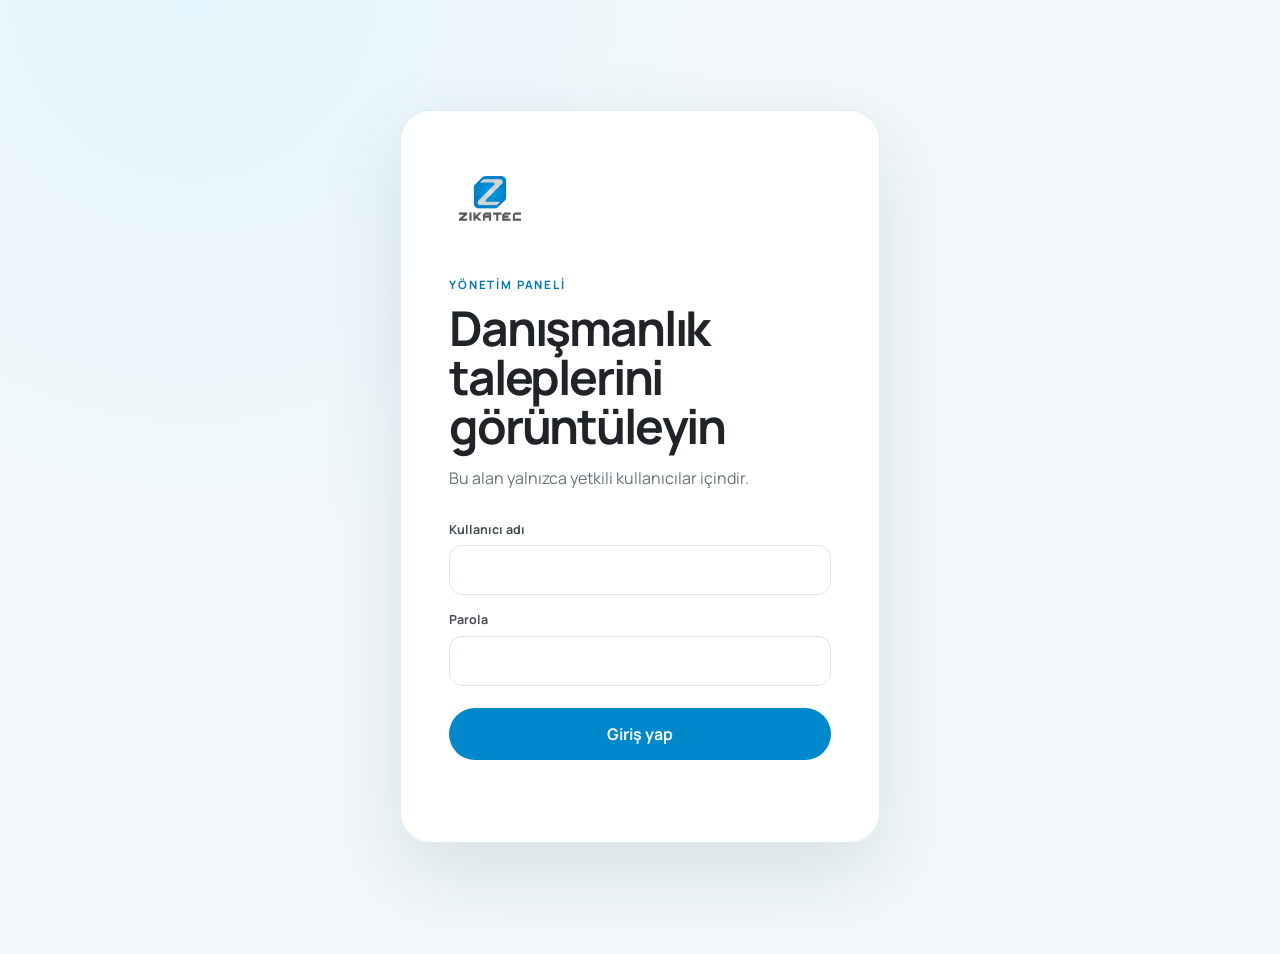
<file: consultationManagement/index.html>
<!doctype html>
<html lang="tr">
  <head>
    <meta charset="UTF-8" />
    <meta name="viewport" content="width=device-width, initial-scale=1.0" />
    <meta name="robots" content="noindex, nofollow, noarchive" />
    <meta name="googlebot" content="noindex, nofollow, noarchive" />
    <meta name="referrer" content="same-origin" />
    <title>Zikatec | Talep Yönetimi</title>
    <link rel="icon" href="/assets/images/zikatec-logo.png" type="image/png" />
    <link rel="stylesheet" href="/consultationManagement/admin.css" />
  </head>
  <body>
    <main class="admin-shell">
      <section class="login-card" data-login-view>
        <a class="brand" href="/" aria-label="Zikatec ana sayfa">
          <img src="/assets/images/zikatec-logo.png" alt="Zikatec" />
        </a>
        <p class="eyebrow">YÖNETİM PANELİ</p>
        <h1>Danışmanlık taleplerini görüntüleyin</h1>
        <p class="login-card__copy">Bu alan yalnızca yetkili kullanıcılar içindir.</p>

        <div class="server-warning" data-server-warning hidden>
          Bu panel doğrudan dosya olarak açılamaz. Yayınlanmış web sitesindeki <code>/consultationManagement/</code> adresini açın.
        </div>

        <form class="login-form" data-login-form>
          <label>
            <span>Kullanıcı adı</span>
            <input name="username" autocomplete="username" required />
          </label>
          <label>
            <span>Parola</span>
            <input type="password" name="password" autocomplete="current-password" required />
          </label>
          <button type="submit">Giriş yap</button>
          <p class="form-message" role="status" aria-live="polite" data-login-message></p>
        </form>
      </section>

      <section class="dashboard" data-dashboard hidden>
        <header class="dashboard-header">
          <div class="dashboard-brand">
            <img src="/assets/images/zikatec-logo.png" alt="" />
            <div>
              <p class="eyebrow">ZIKATEC TÜRKİYE</p>
              <h1>Danışmanlık talepleri</h1>
            </div>
          </div>
          <div class="dashboard-header__actions">
            <span data-admin-name></span>
            <a href="/">Siteye dön</a>
            <button type="button" class="button-secondary" data-logout>Çıkış yap</button>
          </div>
        </header>

        <div class="stats" aria-label="Talep özeti">
          <article><span>Toplam talep</span><strong data-stat-total>0</strong></article>
          <article><span>Yeni</span><strong data-stat-new>0</strong></article>
          <article><span>İletişime geçildi</span><strong data-stat-contacted>0</strong></article>
        </div>

        <div class="toolbar">
          <label class="search-field">
            <span class="sr-only">Taleplerde ara</span>
            <input type="search" placeholder="Ad, telefon, şehir veya mesajda ara..." data-search />
          </label>
          <label class="filter-field">
            <span>Durum</span>
            <select data-status-filter>
              <option value="all">Tümü</option>
              <option value="new">Yeni</option>
              <option value="contacted">İletişime geçildi</option>
              <option value="closed">Kapatıldı</option>
            </select>
          </label>
          <button type="button" class="button-secondary" data-refresh>Yenile</button>
        </div>

        <p class="dashboard-message" role="status" aria-live="polite" data-dashboard-message></p>

        <div class="table-wrap">
          <table>
            <thead>
              <tr>
                <th>Tarih</th>
                <th>Ad soyad</th>
                <th>Telefon</th>
                <th>Şehir / sektör</th>
                <th>Alan</th>
                <th>Durum</th>
                <th><span class="sr-only">Detay</span></th>
              </tr>
            </thead>
            <tbody data-request-list></tbody>
          </table>
          <div class="empty-state" data-empty-state hidden>
            <strong>Gösterilecek talep bulunamadı.</strong>
            <span>Yeni talepler geldiğinde burada listelenecek.</span>
          </div>
        </div>
      </section>
    </main>

    <dialog class="request-dialog" data-request-dialog>
      <button type="button" class="dialog-close" data-dialog-close aria-label="Pencereyi kapat">×</button>
      <p class="eyebrow">TALEP DETAYI</p>
      <h2 data-detail-name></h2>
      <div class="detail-grid" data-detail-grid></div>
      <div class="detail-message">
        <span>Alan ve ihtiyaç</span>
        <p data-detail-message></p>
      </div>
    </dialog>

    <script src="/consultationManagement/admin.js" defer></script>
  </body>
</html>
</file>
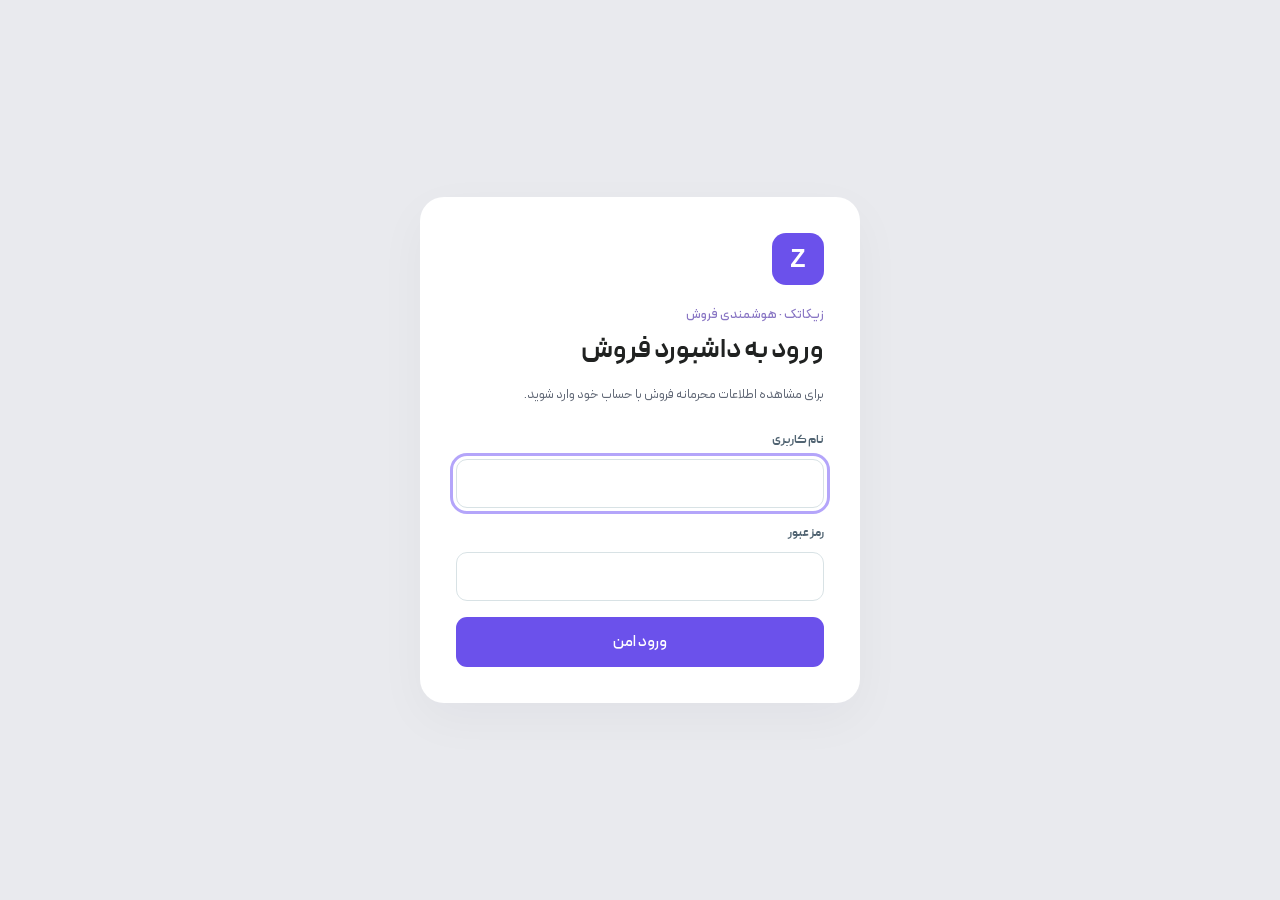
<file: systemManagement/index.html>
<!doctype html>
<html lang="fa" dir="rtl">
  <head>
    <meta charset="UTF-8" />
    <meta name="viewport" content="width=device-width, initial-scale=1.0" />
    <meta name="theme-color" content="#0b1f33" />
    <meta name="description" content="داشبورد مدیریتی فروش و CRM زیکاتک" />
    <meta name="robots" content="noindex,nofollow,noarchive" />
    <title>داشبورد فروش زیکاتک</title>
    <script type="module" crossorigin src="/systemManagement/assets/index-DxFQU1lj.js"></script>
    <link rel="stylesheet" crossorigin href="/systemManagement/assets/index-M1-B-Fvc.css">
  </head>
  <body>
    <div id="root"></div>
  </body>
</html>
</file>
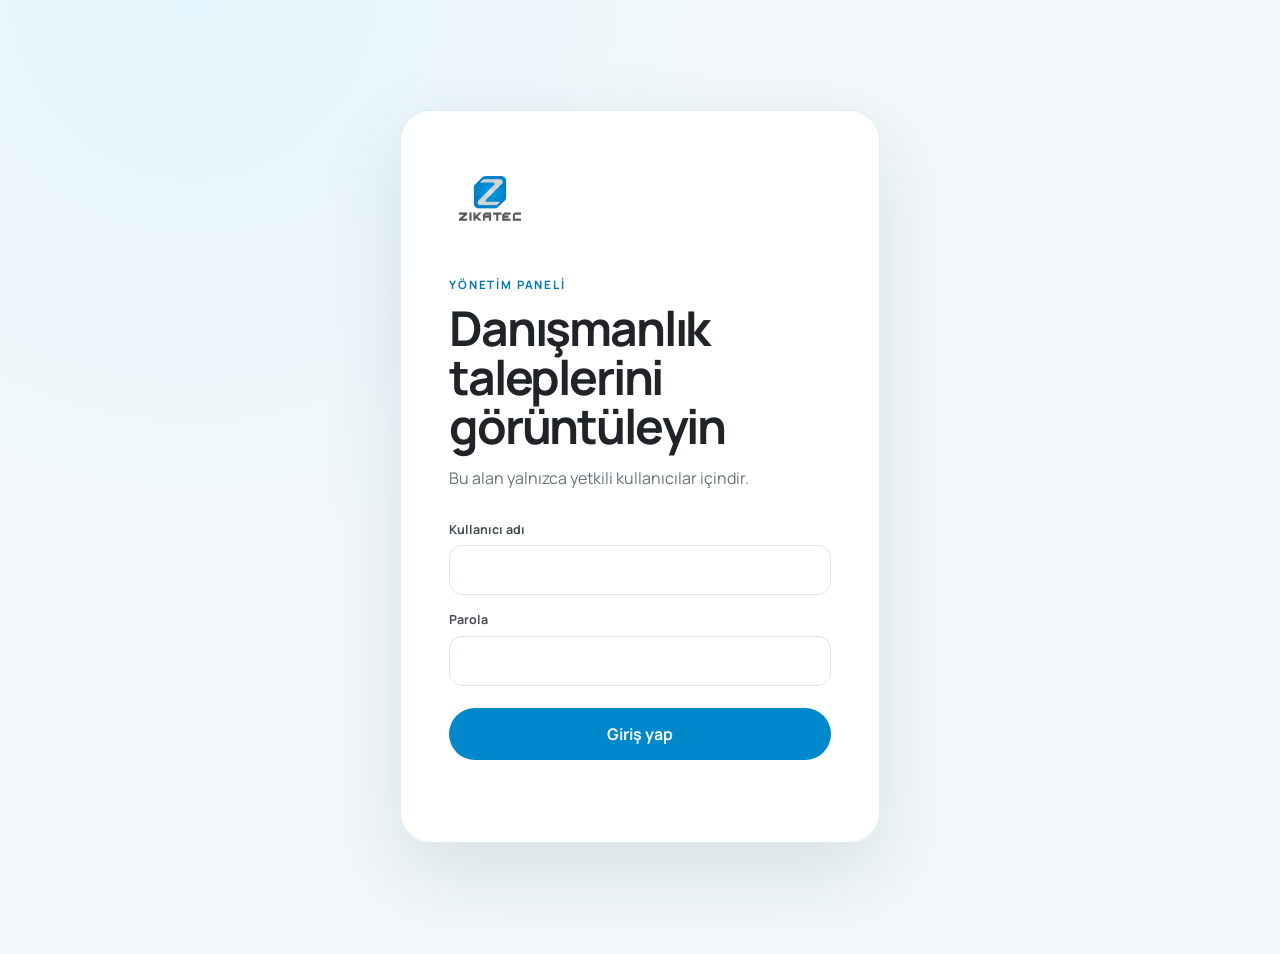
<file: admin.html>
<!doctype html>
<html lang="tr">
  <head>
    <meta charset="UTF-8" />
    <meta name="viewport" content="width=device-width, initial-scale=1.0" />
    <meta name="robots" content="noindex, nofollow, noarchive" />
    <meta http-equiv="refresh" content="0; url=/consultationManagement/" />
    <link rel="canonical" href="https://zikatec.net/consultationManagement/" />
    <title>Zikatec | Talep Yönetimi</title>
    <script>location.replace("/consultationManagement/" + location.search + location.hash);</script>
  </head>
  <body>
    <p><a href="/consultationManagement/">Yönetim paneline gidin</a></p>
  </body>
</html>
</file>
<file: consultationManagement/admin.css>
@font-face {
  font-family: "Manrope";
  src: url("/assets/fonts/Manrope-Regular.ttf") format("truetype");
  font-style: normal;
  font-weight: 400;
  font-display: swap;
}

@font-face {
  font-family: "Manrope";
  src: url("/assets/fonts/Manrope-SemiBold.ttf") format("truetype");
  font-style: normal;
  font-weight: 600;
  font-display: swap;
}

@font-face {
  font-family: "Manrope";
  src: url("/assets/fonts/Manrope-Bold.ttf") format("truetype");
  font-style: normal;
  font-weight: 700 800;
  font-display: swap;
}

:root {
  --blue: #0087cc;
  --blue-dark: #0076b7;
  --ink: #202328;
  --muted: #66727b;
  --line: #dce5e9;
  --canvas: #f3f8fa;
  --white: #fff;
  font-family: "Manrope", Arial, sans-serif;
  color: var(--ink);
  background: var(--canvas);
}

* { box-sizing: border-box; }
body { min-width: 320px; margin: 0; background: radial-gradient(circle at 15% 0%, #e3f5fc, transparent 34rem), var(--canvas); }
button, input, select { font: inherit; }
button, a { -webkit-tap-highlight-color: transparent; }
[hidden] { display: none !important; }
.sr-only { position: absolute; width: 1px; height: 1px; padding: 0; overflow: hidden; clip: rect(0, 0, 0, 0); white-space: nowrap; border: 0; }
.admin-shell { min-height: 100vh; padding: clamp(1rem, 3vw, 2.5rem); }
.eyebrow { margin: 0; color: var(--blue-dark); font-size: .72rem; font-weight: 800; letter-spacing: .16em; }

.login-card {
  width: min(100%, 480px);
  margin: clamp(2rem, 8vh, 6rem) auto;
  padding: clamp(1.5rem, 5vw, 3rem);
  border: 1px solid rgba(0, 118, 183, .13);
  border-radius: 30px;
  background: rgba(255, 255, 255, .95);
  box-shadow: 0 30px 80px rgba(31, 69, 88, .13);
}
.brand { display: inline-flex; margin-bottom: 2.25rem; }
.brand img { width: 130px; height: 82px; object-fit: contain; object-position: left center; }
.login-card h1 { margin: .75rem 0 1rem; font-size: clamp(2rem, 6vw, 3rem); line-height: 1.02; letter-spacing: -.045em; }
.login-card__copy { margin: 0 0 2rem; color: var(--muted); }
.login-form { display: grid; gap: 1rem; }
.login-form label { display: grid; gap: .45rem; color: #454c51; font-size: .78rem; font-weight: 700; }
.login-form input, .toolbar input, .toolbar select {
  width: 100%; min-height: 50px; padding: 0 .95rem; border: 1px solid var(--line); border-radius: 13px; color: var(--ink); background: var(--white); outline: none;
}
.login-form input:focus, .toolbar input:focus, .toolbar select:focus { border-color: var(--blue); box-shadow: 0 0 0 3px rgba(0, 135, 204, .12); }
.login-form button { min-height: 52px; margin-top: .4rem; border: 0; border-radius: 999px; color: #fff; background: var(--blue); font-weight: 800; cursor: pointer; }
.login-form button:disabled { opacity: .6; cursor: wait; }
.form-message { min-height: 1.4em; margin: 0; color: #b63838; font-size: .82rem; }
.server-warning { margin: 0 0 1.25rem; padding: 1rem; border: 1px solid #efc56f; border-radius: 13px; color: #664817; background: #fff7e8; font-size: .82rem; line-height: 1.65; }

.dashboard { width: min(100%, 1440px); margin: 0 auto; }
.dashboard-header { display: flex; align-items: center; justify-content: space-between; gap: 2rem; margin-bottom: 2rem; }
.dashboard-brand { display: flex; align-items: center; gap: 1rem; }
.dashboard-brand img { width: 78px; height: 58px; object-fit: contain; }
.dashboard-brand h1 { margin: .3rem 0 0; font-size: clamp(1.6rem, 3vw, 2.45rem); letter-spacing: -.04em; }
.dashboard-header__actions { display: flex; align-items: center; gap: .8rem; color: var(--muted); font-size: .82rem; font-weight: 700; }
.dashboard-header__actions a { color: var(--blue-dark); text-decoration: none; }
.button-secondary { min-height: 42px; padding: 0 1rem; border: 1px solid var(--line); border-radius: 999px; color: var(--ink); background: var(--white); font-weight: 750; cursor: pointer; }

.stats { display: grid; grid-template-columns: repeat(3, 1fr); gap: 1rem; margin-bottom: 1rem; }
.stats article { padding: 1.2rem 1.35rem; border: 1px solid var(--line); border-radius: 20px; background: rgba(255, 255, 255, .88); }
.stats span { display: block; color: var(--muted); font-size: .76rem; font-weight: 700; }
.stats strong { display: block; margin-top: .35rem; color: var(--blue-dark); font-size: 2rem; }
.toolbar { display: grid; grid-template-columns: minmax(240px, 1fr) auto auto; align-items: end; gap: .75rem; margin-bottom: 1rem; padding: 1rem; border: 1px solid var(--line); border-radius: 20px; background: rgba(255, 255, 255, .82); }
.filter-field { display: grid; gap: .3rem; color: var(--muted); font-size: .7rem; font-weight: 700; }
.filter-field select { min-width: 190px; }
.dashboard-message { min-height: 1.2rem; margin: 0 0 .7rem; color: var(--muted); font-size: .78rem; }
.table-wrap { overflow: hidden; border: 1px solid var(--line); border-radius: 24px; background: var(--white); box-shadow: 0 22px 60px rgba(31, 69, 88, .08); }
table { width: 100%; border-collapse: collapse; }
th { padding: .9rem 1rem; color: var(--muted); background: #f7fafb; font-size: .68rem; letter-spacing: .04em; text-align: left; text-transform: uppercase; }
td { padding: 1rem; border-top: 1px solid #edf1f3; font-size: .8rem; vertical-align: middle; }
td strong { display: block; max-width: 220px; }
td small { display: block; margin-top: .25rem; color: var(--muted); }
td a { color: var(--blue-dark); font-weight: 700; text-decoration: none; white-space: nowrap; }
.status-select { min-height: 38px; padding: 0 .65rem; border: 1px solid var(--line); border-radius: 10px; color: var(--ink); background: #fff; font-size: .74rem; }
.detail-button { border: 0; color: var(--blue-dark); background: transparent; font-weight: 800; cursor: pointer; }
.empty-state { display: grid; justify-items: center; gap: .45rem; padding: 4rem 1rem; color: var(--muted); text-align: center; }
.empty-state strong { color: var(--ink); }

.request-dialog { width: min(92vw, 660px); max-height: 86vh; padding: clamp(1.4rem, 4vw, 2.5rem); border: 0; border-radius: 26px; color: var(--ink); box-shadow: 0 35px 100px rgba(14, 38, 50, .28); }
.request-dialog::backdrop { background: rgba(18, 35, 43, .58); backdrop-filter: blur(5px); }
.request-dialog h2 { margin: .6rem 0 1.5rem; font-size: 2rem; }
.dialog-close { position: absolute; top: 1rem; right: 1rem; width: 38px; height: 38px; border: 1px solid var(--line); border-radius: 50%; background: #fff; font-size: 1.5rem; cursor: pointer; }
.detail-grid { display: grid; grid-template-columns: repeat(2, 1fr); gap: 1rem; }
.detail-grid div, .detail-message { padding: 1rem; border-radius: 15px; background: #f4f8fa; }
.detail-grid span, .detail-message span { display: block; margin-bottom: .35rem; color: var(--muted); font-size: .68rem; font-weight: 700; text-transform: uppercase; }
.detail-grid strong { font-size: .88rem; }
.detail-message { margin-top: 1rem; }
.detail-message p { margin: .35rem 0 0; line-height: 1.65; white-space: pre-wrap; }

@media (max-width: 850px) {
  .dashboard-header { align-items: flex-start; flex-direction: column; }
  .dashboard-header__actions { flex-wrap: wrap; }
  .toolbar { grid-template-columns: 1fr 1fr; }
  .search-field { grid-column: 1 / -1; }
  .table-wrap { overflow-x: auto; }
  table { min-width: 850px; }
}

@media (max-width: 560px) {
  .admin-shell { padding: 1rem; }
  .stats { grid-template-columns: 1fr; }
  .toolbar { grid-template-columns: 1fr; }
  .search-field { grid-column: auto; }
  .filter-field select { min-width: 0; }
  .detail-grid { grid-template-columns: 1fr; }
}
</file>
<file: systemManagement/assets/index-M1-B-Fvc.css>
@font-face{font-family:Peyda;src:url(/systemManagement/fonts/Peyda.ttf) format("truetype");font-weight:700;font-style:normal;font-display:swap}:root{font-family:Peyda,Tahoma,Arial,sans-serif;color:#102235;background:#f3f6f7;font-synthesis:none;--navy:#0b1f33;--green:#0f9f72;--muted:#718096;--line:#e4eaee;--red:#dc5b5b;--shadow:0 12px 34px rgba(11,31,51,.06)}*{box-sizing:border-box}body{margin:0;min-height:100vh;background:radial-gradient(circle at 88% -5%,#e4f5ef 0,transparent 25%),#f3f6f7}button,select,a{font:inherit}button,select{outline:none}a{color:inherit}.app-shell{display:grid;grid-template-columns:238px minmax(0,1fr);min-height:100vh}.sidebar{background:linear-gradient(165deg,#0d263c 0,var(--navy) 68%);color:#fff;padding:28px 18px;display:flex;flex-direction:column;position:sticky;top:0;height:100vh}.brand{display:flex;align-items:center;gap:12px;color:#fff;text-decoration:none;padding:0 10px 30px}.brand-mark{display:grid;place-items:center;width:42px;height:42px;border-radius:14px;background:linear-gradient(145deg,#22c490,#0d8f69);font:800 20px Arial;box-shadow:0 8px 22px #0f9f7259}.brand strong,.brand small{display:block}.brand strong{font-size:18px}.brand small{color:#8fa7ba;font-size:10px;margin-top:3px}.nav-list{display:grid;gap:7px}.nav-item{color:#a9bfce;text-decoration:none;padding:12px 14px;border-radius:12px;display:flex;align-items:center;gap:12px;font-size:13px;transition:.2s}.nav-item:hover,.nav-item.active{color:#fff;background:#ffffff17;transform:translate(-2px)}.sidebar-insight{margin-top:34px;border-top:1px solid rgba(255,255,255,.08);padding:22px 10px}.sidebar-insight small{color:#8fa7ba;font-size:10px}.sidebar-insight strong{display:block;margin:7px 0 8px;font-size:24px}.side-progress{height:5px;background:#ffffff24;border-radius:5px;overflow:hidden}.side-progress i{display:block;height:100%;background:#2bd19a}.sidebar-insight p{color:#87a0b3;font-size:10px;line-height:1.9}.sync-card{margin-top:auto;background:#ffffff0d;border:1px solid rgba(255,255,255,.08);border-radius:14px;padding:13px;display:flex;gap:10px}.sync-card strong,.sync-card small{display:block}.sync-card strong{font-size:11px}.sync-card small{font-size:9px;color:#8fa7ba;margin-top:4px}.status-dot{width:8px;height:8px;background:#29d49a;border-radius:50%;box-shadow:0 0 0 4px #29d49a1f;margin-top:5px}.main-content{padding:28px clamp(24px,4vw,54px) 60px;max-width:1600px;width:100%;margin:auto}.topbar{display:flex;justify-content:space-between;align-items:center;margin-bottom:20px}.eyebrow{margin:0 0 4px;color:var(--green);font-size:10px;font-weight:800}.topbar h1{font-size:27px;margin:0;letter-spacing:-.035em}.subtitle{color:var(--muted);font-size:11px;margin:6px 0 0}.top-actions{display:flex;align-items:center;gap:14px}.today{color:var(--muted);font-size:11px}.refresh-button{border:0;border-radius:11px;background:var(--navy);color:#fff;padding:10px 14px;cursor:pointer;box-shadow:0 8px 20px #0b1f331f;display:flex;gap:8px;align-items:center;font-size:11px}.refresh-button:disabled{opacity:.7}.refresh-button.spinning svg{animation:spin .8s linear infinite}.filter-bar{background:#ffffffd9;-webkit-backdrop-filter:blur(8px);backdrop-filter:blur(8px);border:1px solid var(--line);border-radius:15px;padding:9px;display:flex;gap:8px;margin-bottom:16px;overflow:auto}.filter-control{min-width:140px;border:1px solid var(--line);background:#fff;border-radius:10px;padding:5px 10px;display:grid;gap:1px}.filter-control span{font-size:8px;color:#8b98a5}.filter-control select{border:0;background:#fff;color:#425466;font-size:10px;cursor:pointer}.clear-button{white-space:nowrap;border:0;background:transparent;color:#8a98a6;font-size:10px;padding:0 12px;cursor:pointer}.clear-button:hover{color:var(--red)}.kpi-grid{display:grid;grid-template-columns:repeat(4,1fr);gap:12px}.kpi-card,.panel,.summary-strip,.person-hero{background:#fff;border:1px solid var(--line);box-shadow:var(--shadow)}.kpi-card{padding:18px;border-radius:15px;min-height:124px}.kpi-top{display:flex;align-items:center;justify-content:space-between;color:var(--muted);font-size:10px}.kpi-top i{display:grid;place-items:center;color:#94a4b1;background:#f3f6f7;width:30px;height:30px;border-radius:8px}.kpi-card>strong{display:block;font-size:21px;margin:10px 0 8px;white-space:nowrap}.kpi-card>small{color:var(--muted);font-size:9px}.positive{color:var(--green)!important}.negative,.danger-text{color:var(--red)!important}.kpi-card.featured{background:linear-gradient(145deg,#14334f,var(--navy));color:#fff;border:0}.kpi-card.featured .kpi-top,.kpi-card.featured>small{color:#b5cad8}.kpi-card.featured .kpi-top i{color:#8ee5c7;background:#ffffff14}.dashboard-grid{display:grid;gap:12px;margin-top:12px}.top-grid{grid-template-columns:1.65fr 1fr}.lower-grid{grid-template-columns:1fr 1fr 1.2fr 1.2fr}.two-cols{grid-template-columns:1fr 1fr}.span-2{grid-column:span 2}.panel{border-radius:16px;padding:19px;min-height:245px}.panel-heading{display:flex;justify-content:space-between;align-items:flex-start;margin-bottom:14px}.panel-heading h2{margin:0;font-size:15px}.panel-heading>a{font-size:9px;text-decoration:none;color:var(--green)}.panel-badge,.alert-count{font-size:8px;color:#6f8290;background:#f1f5f6;border-radius:8px;padding:6px 8px}.alert-count{background:#fff0f0;color:var(--red)}.chart-area{height:185px}.chart-area svg{width:100%;height:158px}.grid-lines line{stroke:#eef2f4}.target-line{stroke:#aebbc4;stroke-dasharray:4 5}.area-path{fill:url(#area)}.sales-line{fill:none;stroke:var(--green);stroke-width:3;stroke-linecap:round;stroke-linejoin:round}.chart-area circle{fill:#fff;stroke:var(--green);stroke-width:3}.chart-axis{display:flex;justify-content:space-between;color:#98a6b1;font-size:8px;padding:0 10px}.chart-summary{border-top:1px solid var(--line);display:grid;grid-template-columns:repeat(3,1fr);padding-top:13px}.chart-summary div+div{border-right:1px solid var(--line);padding-right:16px}.chart-summary span,.chart-summary strong{display:block}.chart-summary span{font-size:8px;color:var(--muted)}.chart-summary strong{font-size:11px;margin-top:4px}.funnel-row{display:grid;grid-template-columns:82px 1fr 24px;align-items:center;gap:9px;margin-top:18px;font-size:9px;color:#617283}.funnel-row div{height:7px;background:#edf1f3;border-radius:10px;overflow:hidden}.funnel-row i{display:block;height:100%;background:linear-gradient(90deg,#24c38f,#0d8b68);border-radius:10px}.funnel-row strong{text-align:left;color:#102235}.donut-layout{display:flex;gap:24px;align-items:center;padding-top:11px}.donut{width:118px;aspect-ratio:1;border-radius:50%;display:grid;place-items:center;position:relative}.donut:after{content:"";position:absolute;inset:17px;background:#fff;border-radius:50%}.donut>span{z-index:1;text-align:center}.donut strong,.donut small{display:block}.donut strong{font-size:20px}.donut small{font-size:8px;color:var(--muted)}.donut-legend{flex:1;display:grid;gap:11px}.donut-legend div{display:grid;grid-template-columns:7px 1fr auto;gap:7px;align-items:center;font-size:8px}.donut-legend i{width:7px;height:7px;border-radius:2px}.collection-total span,.collection-total strong,.collection-total small{display:block}.collection-total span{font-size:9px;color:var(--muted)}.collection-total strong{font-size:19px;margin:8px 0 5px}.collection-total small{color:var(--green);font-size:9px}.collection-track{height:10px;background:#edf1f3;border-radius:10px;margin:21px 0 17px;overflow:hidden}.collection-track i{display:block;height:100%;background:var(--green)}.collection-split{display:grid;grid-template-columns:1fr 1fr;gap:12px}.collection-split span{font-size:8px;color:var(--muted);display:grid;grid-template-columns:6px 1fr;gap:5px}.collection-split i{width:6px;height:6px;border-radius:50%;margin-top:3px}.collection-split .paid{background:var(--green)}.collection-split .pending{background:#cfd8de}.collection-split strong{grid-column:2;color:#102235;font-size:9px}.risk-list{display:grid}.risk-item{display:grid;grid-template-columns:25px 1.5fr .75fr .85fr;gap:10px;align-items:center;padding:10px 0;text-decoration:none;border-top:1px solid #eff2f4;font-size:8px}.risk-item:first-child{border-top:0}.risk-signal{display:grid;place-items:center;background:#fff0f0;color:var(--red);border-radius:7px;width:22px;height:22px;font-weight:800}.risk-item strong,.risk-item small{display:block}.risk-item small{color:var(--muted);margin-top:2px}.risk-item>b{text-align:left}.summary-strip{display:grid;grid-template-columns:repeat(4,1fr);border-radius:15px;margin-bottom:12px}.summary-strip>div{padding:17px 20px}.summary-strip>div+div{border-right:1px solid var(--line)}.summary-strip span,.summary-strip strong{display:block}.summary-strip span{font-size:9px;color:var(--muted)}.summary-strip strong{font-size:15px;margin-top:6px}.table-wrap{overflow:auto}table{width:100%;border-collapse:collapse;white-space:nowrap}th{text-align:right;color:#8a98a5;font-size:8px;font-weight:500;padding:10px;border-bottom:1px solid var(--line)}td{padding:12px 10px;border-bottom:1px solid #edf1f3;font-size:9px;color:#445768}tbody tr:last-child td{border-bottom:0}tbody tr:hover{background:#fafcfc}td>strong,td>small{display:block}td>small{color:var(--muted);margin-top:4px}.member{display:flex;align-items:center;gap:8px}.rank{color:#98a5af;width:12px}.avatar{display:grid;place-items:center;width:31px;height:31px;border-radius:10px;background:color-mix(in srgb,var(--avatar) 14%,white);color:var(--avatar);font-weight:800}.avatar.large{width:54px;height:54px;border-radius:17px;font-size:15px}.member strong,.member small{display:block}.member small{font-size:7px;color:var(--muted)}.inline-progress{min-width:120px}.inline-progress>span{display:flex;justify-content:space-between}.inline-progress small{font-size:7px;color:var(--muted)}.inline-progress>div{height:4px;background:#edf1f3;border-radius:3px;margin-top:6px}.inline-progress i{display:block;height:100%;background:var(--green)}.rate-badge,.overdue-badge,.stage-badge{padding:5px 7px;background:#f0f3f5;border-radius:7px}.rate-badge.good{background:#e8f7f1;color:var(--green)}.overdue-badge.has{background:#fff0f0;color:var(--red)}.stage-badge{color:#2c72c7;background:#edf5ff}.row-action{display:grid;place-items:center;width:25px;height:25px;background:#f1f5f6;border-radius:7px;text-decoration:none;font-size:14px}.member-bars{display:grid;gap:17px;padding-top:9px}.member-bars>div{display:grid;grid-template-columns:55px 1fr;align-items:center;font-size:9px}.member-bars>div>div{height:8px;background:#eef2f4;border-radius:8px;position:relative}.member-bars i{display:block;height:100%;border-radius:8px}.member-bars em{position:absolute;top:-17px;font-size:7px;font-style:normal}.action-list>div{display:flex;gap:10px;padding:11px 0;border-top:1px solid #edf1f3}.action-list>div:first-child{border-top:0}.action-icon{display:grid;place-items:center;width:25px;height:25px;border-radius:8px;font-size:9px;flex:0 0 auto}.action-icon.amber{background:#fff6e7;color:#b57711}.action-icon.red{background:#fff0f0;color:var(--red)}.action-icon.green{background:#e8f7f1;color:var(--green)}.action-list p{margin:0}.action-list strong,.action-list small{display:block}.action-list strong{font-size:9px}.action-list small{color:var(--muted);font-size:8px;line-height:1.8;margin-top:3px}.person-hero{display:flex;align-items:center;justify-content:space-between;border-radius:16px;padding:17px 20px;margin-bottom:12px}.person-id{display:flex;align-items:center;gap:13px}.person-id h2{margin:0 0 3px;font-size:18px}.person-id>div>span{font-size:9px;color:var(--muted)}.person-score{display:flex;align-items:baseline;gap:5px;background:#e8f7f1;border-radius:12px;padding:10px 14px;color:var(--green)}.person-score span{font-size:8px}.person-score strong{font-size:22px}.person-score small{font-size:7px}.goal-path{padding:20px 4px 3px}.goal-labels{display:flex;justify-content:space-between}.goal-labels small,.goal-labels strong{display:block}.goal-labels small{color:var(--muted);font-size:8px}.goal-labels strong{font-size:11px;margin-top:4px}.goal-track{height:12px;background:#eef2f4;border-radius:12px;position:relative;margin:16px 0}.goal-track i{position:absolute;right:0;top:0;height:100%;border-radius:12px}.goal-forecast{background:#c6ece0}.goal-actual{background:var(--green);z-index:2}.goal-track b{position:absolute;top:-4px;width:3px;height:20px;background:var(--navy);z-index:3;border:3px solid #fff;border-radius:4px;box-sizing:content-box}.goal-path p{font-size:9px;color:var(--muted);line-height:1.9}.opportunity-panel{margin-top:12px}.empty-state{text-align:center;padding:35px;color:var(--muted)}.empty-state svg{margin:auto}.empty-state strong{display:block;color:#102235;margin-top:8px}.empty-state p{font-size:9px}.loading-screen{min-height:100vh;display:grid;place-content:center;justify-items:center;gap:12px;color:var(--muted)}.loader{width:35px;height:35px;border:3px solid #dce8e4;border-top-color:var(--green);border-radius:50%;animation:spin .8s linear infinite}.loading-screen strong{font-size:11px}.toast{position:fixed;z-index:50;bottom:25px;right:50%;transform:translate(50%,25px);opacity:0;background:var(--navy);color:#fff;border-radius:10px;padding:11px 16px;font-size:10px;transition:.25s}.toast.show{opacity:1;transform:translate(50%)}@keyframes spin{to{transform:rotate(360deg)}}.access-banner{display:flex;align-items:center;gap:14px;background:linear-gradient(125deg,#102d45,#0b1f33);color:#fff;border-radius:17px;padding:20px 22px;margin-bottom:12px;box-shadow:0 15px 35px #0b1f3324}.access-icon{display:grid;place-items:center;width:48px;height:48px;border-radius:14px;background:#28cf9924;color:#5ee0b5}.access-banner h2{font-size:16px;margin:0 0 4px}.access-banner p:not(.eyebrow){margin:0;color:#a9bfce;font-size:9px}.access-badges{margin-right:auto;display:grid;gap:6px;justify-items:end}.access-badge,.connection-pill{background:#ffffff14;border:1px solid rgba(255,255,255,.1);padding:7px 10px;border-radius:9px;color:#bfeadf;font-size:9px}.connection-pill{color:#e4b968}.connection-pill.connected{color:#65e1b8}.management-summary{display:grid;grid-template-columns:repeat(3,1fr);gap:12px;margin-bottom:12px}.management-summary>div{background:#fff;border:1px solid var(--line);border-radius:15px;padding:17px 19px;box-shadow:var(--shadow)}.management-summary span,.management-summary strong,.management-summary small{display:block}.management-summary span{color:var(--muted);font-size:9px}.management-summary strong{font-size:17px;margin:6px 0}.management-summary small{font-size:8px;color:#98a5af}.management-panel{min-height:0}.add-seller{border:0;background:var(--green);color:#fff;border-radius:9px;padding:8px 11px;display:flex;align-items:center;gap:6px;font-size:9px;cursor:pointer}.manager-table td,.manager-table th{padding-block:14px}.inactive-row{opacity:.5}.status-toggle{border:0;border-radius:20px;padding:5px 9px;background:#f0f3f5;color:#758693;font-size:8px;display:flex;align-items:center;gap:5px;cursor:pointer}.status-toggle i{width:6px;height:6px;background:#a6b1b9;border-radius:50%}.status-toggle.active{background:#e8f7f1;color:var(--green)}.status-toggle.active i{background:var(--green)}.row-actions{display:flex;gap:5px}.row-actions button{display:grid;place-items:center;width:29px;height:29px;border:1px solid var(--line);background:#fff;color:#60717e;border-radius:8px;cursor:pointer}.row-actions button:hover{border-color:#a8d7c8;color:var(--green)}.row-actions .delete-action:hover{border-color:#f0baba;color:var(--red)}.permission-grid{display:grid;grid-template-columns:repeat(3,1fr);gap:12px;margin-top:12px}.permission-grid>div{background:#fff;border:1px solid var(--line);border-radius:13px;padding:14px 16px;display:flex;gap:10px;align-items:flex-start}.permission-grid>div>span{display:grid;place-items:center;width:22px;height:22px;border-radius:7px;background:#e8f7f1;color:var(--green);font-size:10px;flex:none}.permission-grid p{margin:0}.permission-grid strong,.permission-grid small{display:block}.permission-grid strong{font-size:9px}.permission-grid small{font-size:8px;color:var(--muted);line-height:1.7;margin-top:3px}.modal-backdrop{position:fixed;z-index:100;inset:0;background:#05131f85;-webkit-backdrop-filter:blur(4px);backdrop-filter:blur(4px);display:grid;place-items:center;padding:16px}.seller-modal{width:min(430px,100%);background:#fff;border-radius:18px;padding:22px;box-shadow:0 25px 80px #06162240;animation:modal-in .2s ease}.modal-head{display:flex;justify-content:space-between;align-items:flex-start;margin-bottom:18px}.modal-head h2{margin:0;font-size:17px}.modal-head>button{border:0;background:#f2f5f6;border-radius:8px;width:29px;height:29px;font-size:18px;color:#6f7f8b;cursor:pointer}.seller-modal>label{display:grid;gap:6px;margin-top:12px}.seller-modal label>span{font-size:9px;color:#586b79}.seller-modal input{border:1px solid var(--line);border-radius:10px;padding:10px 11px;font:inherit;font-size:11px;color:#102235}.seller-modal input:focus{border-color:#55b99a;box-shadow:0 0 0 3px #0f9f7217;outline:0}.seller-modal label>small{font-size:8px;color:var(--muted)}.seller-modal .check-label{display:flex;align-items:center;gap:8px}.check-label input{accent-color:var(--green)}.form-error{background:#fff0f0;color:var(--red);border-radius:8px;padding:8px 10px;font-size:9px}.modal-actions{display:flex;justify-content:flex-end;gap:8px;margin-top:20px;padding-top:15px;border-top:1px solid var(--line)}.modal-actions button{border-radius:9px;padding:9px 14px;font-size:10px;cursor:pointer}.secondary-button{background:#fff;border:1px solid var(--line);color:#61717e}.primary-button{background:var(--navy);border:1px solid var(--navy);color:#fff}@keyframes modal-in{0%{opacity:0;transform:translateY(8px) scale(.98)}}@media(max-width:1100px){.kpi-grid{grid-template-columns:repeat(2,1fr)}.lower-grid{grid-template-columns:1fr 1fr}.span-2{grid-column:span 1}.top-grid{grid-template-columns:1fr 1fr}.app-shell{grid-template-columns:82px 1fr}.sidebar{padding:24px 11px}.brand{justify-content:center}.brand>span:last-child,.nav-item span,.sidebar-insight,.sync-card{display:none}.nav-item{justify-content:center}.main-content{padding-inline:24px}.risk-item{grid-template-columns:25px 1.5fr .7fr}.risk-item>b{display:none}}@media(max-width:760px){.top-grid,.lower-grid,.two-cols{grid-template-columns:1fr}.summary-strip{grid-template-columns:1fr 1fr}.summary-strip>div:nth-child(3),.summary-strip>div:nth-child(4){border-top:1px solid var(--line)}.today{display:none}.chart-summary{gap:8px}.chart-summary div+div{padding-right:8px}.person-score span{display:none}.management-summary,.permission-grid{grid-template-columns:1fr}.access-badge{display:none}}@media(max-width:560px){.app-shell{display:block}.sidebar{height:auto;position:fixed;z-index:20;inset:auto 0 0;padding:7px 12px;display:block}.brand,.sync-card{display:none}.nav-list{grid-template-columns:repeat(4,1fr)}.nav-item{font-size:8px;display:flex;flex-direction:column;gap:2px;padding:5px}.nav-item span{display:block}.main-content{padding:20px 12px 80px}.topbar h1{font-size:22px}.subtitle{max-width:210px}.refresh-button span{display:none}.refresh-button{padding:9px}.kpi-grid{gap:8px}.kpi-card{padding:14px;min-height:114px}.kpi-card>strong{font-size:16px}.panel{padding:15px}.donut-layout{gap:14px}.donut{width:105px}.person-hero{padding:14px}.person-score{padding:8px}.person-score strong{font-size:18px}.person-id h2{font-size:15px}.avatar.large{width:45px;height:45px}.access-banner{padding:16px}.access-icon{width:40px;height:40px}.manager-table-wrap{overflow:auto}.seller-modal{padding:18px}}body{font-size:14px;line-height:1.55}.brand small{font-size:12px}.nav-item{font-size:15px}.sidebar-insight small,.sidebar-insight p{font-size:12px}.sync-card strong{font-size:13px}.eyebrow{font-size:12px}.subtitle,.today,.refresh-button{font-size:13px}.filter-control span{font-size:10px}.filter-control select,.clear-button,.kpi-top{font-size:12px}.kpi-card>strong{font-size:24px}.kpi-card>small{font-size:11px}.panel-heading h2{font-size:18px}.panel-heading>a{font-size:11px}.panel-badge,.alert-count,.chart-axis,.chart-summary span{font-size:10px}.chart-summary strong{font-size:13px}.funnel-row{font-size:11px}.donut small,.donut-legend div{font-size:10px}.collection-total span{font-size:11px}.collection-total strong{font-size:21px}.collection-total small{font-size:11px}.collection-split span{font-size:10px}.collection-split strong{font-size:11px}.risk-item{font-size:10px}.summary-strip span{font-size:11px}.summary-strip strong{font-size:18px}th{font-size:10px}td{font-size:11px}.member small,.inline-progress small{font-size:9px}.rate-badge,.overdue-badge,.stage-badge{font-size:10px}.action-list strong{font-size:11px}.action-list small{font-size:10px}.person-id>div>span{font-size:11px}.person-score span{font-size:10px}.person-score small{font-size:9px}.goal-labels small{font-size:10px}.goal-labels strong{font-size:13px}.goal-path p{font-size:11px}.access-banner p:not(.eyebrow){font-size:11px}.access-badge,.management-summary span{font-size:11px}.management-summary strong{font-size:20px}.management-summary small{font-size:10px}.add-seller{font-size:11px}.status-toggle{font-size:10px}.permission-grid strong{font-size:11px}.permission-grid small{font-size:10px}.seller-modal label>span{font-size:11px}.seller-modal input{font-size:13px}.seller-modal label>small{font-size:10px}.modal-actions button{font-size:12px}.form-error{font-size:11px}@media(max-width:560px){.nav-item{font-size:10px}.kpi-card>strong{font-size:19px}.topbar h1{font-size:24px}.panel-heading h2{font-size:17px}}.indicator-summary{display:grid;grid-template-columns:repeat(4,1fr);gap:10px;margin-bottom:16px}.indicator-summary>div{background:#fff;border:1px solid var(--line);border-radius:13px;padding:14px 17px;box-shadow:var(--shadow)}.indicator-summary span,.indicator-summary strong{display:block}.indicator-summary span{color:var(--muted);font-size:12px}.indicator-summary strong{font-size:21px;margin-top:4px}.indicator-groups{display:grid;gap:16px}.indicator-section{background:#fff;border:1px solid var(--line);border-radius:16px;padding:18px;box-shadow:var(--shadow)}.indicator-heading{display:flex;align-items:center;justify-content:space-between;margin-bottom:12px}.indicator-heading h2{font-size:17px;margin:0}.indicator-heading span{color:var(--muted);font-size:12px}.indicator-grid{display:grid;grid-template-columns:repeat(3,minmax(0,1fr));gap:10px}.indicator-card{position:relative;min-width:0;border:1px solid #edf1f3;border-radius:12px;padding:13px 14px;display:flex;flex-direction:column;gap:8px;background:#fff}.indicator-card.needs-input{background:#fbfcfd}.indicator-card-top{display:flex;justify-content:space-between;align-items:flex-start;gap:8px}.indicator-card-top>span{font-size:13px;font-weight:650;line-height:1.65}.indicator-card-top small{flex:none;color:#8898a4;background:#f1f5f6;border-radius:7px;padding:4px 6px;font-size:10px}.indicator-card>strong{font-size:19px;line-height:1.45;min-height:28px}.indicator-card>strong.indicator-unavailable{font-size:14px;color:#99702d}.indicator-card>p{margin:0;color:var(--muted);font-size:11px;line-height:1.8}.indicator-status{align-self:flex-start;color:#86631d;background:#fff6e7;border-radius:7px;padding:4px 7px;font-size:10px}.indicator-breakdown{display:grid;gap:5px;font-size:11px}.indicator-breakdown>div{display:flex;justify-content:space-between;gap:8px;border-bottom:1px solid #f0f3f4;padding-bottom:4px}.indicator-breakdown>div span{overflow:hidden;text-overflow:ellipsis;white-space:nowrap}.indicator-breakdown>div strong{font-size:11px}.indicator-breakdown>small{color:var(--muted)}.indicator-breakdown.full-product-list{max-height:420px;overflow:auto;padding-inline-end:5px}.indicator-breakdown.full-product-list>div span{white-space:normal;overflow:visible;text-overflow:clip}@media(max-width:1100px){.indicator-grid{grid-template-columns:repeat(2,minmax(0,1fr))}.indicator-summary{grid-template-columns:repeat(2,1fr)}}@media(max-width:560px){.nav-list{grid-template-columns:repeat(5,minmax(0,1fr))}.indicator-grid,.indicator-summary{grid-template-columns:1fr}.indicator-section{padding:14px}.indicator-card>strong{font-size:18px}}.management-panel .panel-heading>div:last-child{display:flex;gap:8px;align-items:center}.management-panel select,.conversion-targets input{font:inherit;border:1px solid var(--line);border-radius:9px;background:#fff;color:var(--navy);padding:8px 10px}.conversion-targets{min-height:0;margin-top:12px}.conversion-targets form{display:grid;gap:16px}.conversion-target-grid{display:grid;grid-template-columns:repeat(3,minmax(0,1fr));gap:12px}.conversion-target-grid label{display:grid;gap:5px;color:#526573;font-size:12px}.conversion-target-grid small{color:var(--muted)}.conversion-targets .primary-button{justify-self:start;border-radius:9px;padding:9px 14px;cursor:pointer}button:focus-visible,a:focus-visible,select:focus-visible,input:focus-visible{outline:3px solid #76d5b5;outline-offset:2px}@media(max-width:760px){.conversion-target-grid{grid-template-columns:1fr}.management-panel .panel-heading{gap:8px;flex-wrap:wrap}}.sync-warning{background:#fff6e7;border:1px solid #f0d5a1;color:#8a5f17;border-radius:10px;padding:10px 14px;margin-bottom:14px;font-size:13px}.main-content,.indicator-summary,.indicator-groups,.indicator-section,.indicator-grid{min-width:0}.indicator-card-top>span{min-width:0;overflow-wrap:anywhere}.login-page{min-height:100vh;display:grid;place-items:center;padding:24px;background:radial-gradient(circle at 80% 5%,#dff4ec,transparent 34%),linear-gradient(150deg,#f7faf9,#eef3f5)}.login-card{width:min(440px,100%);background:#fff;border:1px solid var(--line);border-radius:24px;padding:36px;box-shadow:0 24px 70px #0b1f331f}.login-logo{display:grid;place-items:center;width:52px;height:52px;border-radius:16px;background:linear-gradient(145deg,#22c490,#0d8f69);color:#fff;font:800 25px Arial;margin-bottom:20px}.login-card h1{font-size:27px;margin:4px 0 8px}.login-card>p:not(.eyebrow){color:var(--muted);font-size:13px;line-height:1.9;margin:0 0 24px}.login-card form,.login-card label{display:grid;gap:8px}.login-card form{gap:16px}.login-card label span{font-size:12px;color:#526573;font-weight:700}.login-card input{width:100%;border:1px solid #d8e2e5;border-radius:11px;padding:12px 13px;font:inherit;font-size:14px;direction:ltr;text-align:left}.login-card form>button{border:0;border-radius:11px;background:var(--navy);color:#fff;padding:12px;font:inherit;font-weight:800;cursor:pointer}.login-card form>button:disabled{opacity:.65}.login-error{background:#fff0f0;color:#a83d3d;border:1px solid #f3caca;border-radius:9px;padding:9px 11px;font-size:12px}.signed-user{font-size:11px;color:var(--muted);max-width:110px;overflow:hidden;text-overflow:ellipsis}.logout-button{border:1px solid var(--line);background:#fff;color:#526573;border-radius:10px;padding:9px 11px;cursor:pointer;font-size:12px}@media(max-width:1100px){.app-shell{grid-template-columns:82px minmax(0,1fr)}}.management-panel .panel-heading>div:last-child{flex-wrap:wrap}.manager-table .role-select{min-width:112px;font-size:12px}.seller-modal select{border:1px solid var(--line);border-radius:10px;padding:10px 11px;font:inherit;font-size:13px;background:#fff;color:#102235}.status-toggle:not(button){cursor:default}.custom-date-fields,.target-custom-range{display:flex;align-items:center;gap:8px;flex-wrap:wrap}.custom-date-fields{min-width:300px}.custom-date-fields label,.target-custom-range label{display:grid;gap:3px;color:var(--muted);font-size:11px}.custom-date-fields input,.target-custom-range input,.column-filters input,.column-filters select{font:inherit;border:1px solid var(--line);border-radius:8px;background:#fff;color:var(--navy);padding:6px 8px;min-width:0}.custom-date-fields input,.target-custom-range input{font-size:12px}.custom-date-fields button{border:0;border-radius:8px;background:var(--green);color:#fff;padding:8px 12px;cursor:pointer;align-self:center}.custom-date-fields button:disabled{opacity:.5;cursor:not-allowed}.custom-date-fields small,.target-custom-range span{color:var(--muted);font-size:11px}.filter-bar{flex-wrap:wrap;overflow:visible}.target-custom-range{padding:0 0 14px;border-bottom:1px solid var(--line);margin-bottom:8px}.management-panel .panel-heading>div:last-child{align-items:flex-start}.table-caption{font-size:12px;color:var(--muted);margin:0 0 10px}.opportunity-table-wrap{max-height:650px;overflow:auto}.opportunity-table{min-width:950px}.opportunity-table thead{position:sticky;top:0;background:#fff;z-index:1}.column-filters th{padding-top:4px;padding-bottom:10px}.column-filters input,.column-filters select{width:100%;font-size:11px;margin-top:4px}.column-filters th:first-child{min-width:200px}.column-filters th:nth-child(3),.column-filters th:nth-child(4),.column-filters th:nth-child(5){min-width:120px}.opportunity-table td{white-space:normal;min-width:85px}.opportunity-table td:first-child{min-width:200px}.opportunity-table td small{white-space:normal}.filter-bar{display:grid;grid-template-columns:repeat(5,minmax(135px,1fr)) auto;align-items:end;gap:10px;padding:14px;overflow:visible}.filter-control{min-width:0;min-height:54px;padding:8px 11px}.filter-control span{font-size:11px}.filter-control select{width:100%;font-size:12px}.clear-button{height:42px;border-radius:10px;background:#f2f5f5;padding:0 12px;color:#607584}.custom-date-fields{order:2;grid-column:1/-1;background:#f3f8f6;border:1px solid #deebe7;border-radius:12px;padding:13px 15px;gap:12px}.custom-date-fields>button{background:var(--navy);height:39px;padding:0 16px;align-self:end}.custom-date-fields>small{align-self:end;padding-bottom:9px}.jalali-date-field{display:grid;gap:5px;min-width:175px}.jalali-date-field>span{color:#627684;font-size:11px;font-weight:700}.jalali-date-field>button{display:flex;align-items:center;justify-content:space-between;gap:14px;text-align:right;white-space:nowrap;border:1px solid #d6e3df;border-radius:9px;background:#fff;color:#18354a;padding:9px 11px;min-height:39px;cursor:pointer;font-size:12px}.jalali-date-field>button:hover{border-color:#78cbb0}.jalali-date-field>button span{color:var(--green)}.jalali-calendar{position:fixed;z-index:200;width:300px;background:#fff;border:1px solid #dce7e4;border-radius:16px;box-shadow:0 18px 48px #0b1f3338;padding:14px;direction:rtl}.calendar-heading{display:flex;align-items:center;justify-content:space-between;margin-bottom:12px}.calendar-heading strong{font-size:14px}.calendar-heading button,.calendar-footer button{border:0;border-radius:8px;background:#eff5f3;color:#24475a;cursor:pointer;padding:6px 10px}.calendar-heading button{font-size:21px;line-height:1}.calendar-grid{display:grid;grid-template-columns:repeat(7,1fr);gap:3px;text-align:center}.calendar-grid .weekday{color:#8a9aa3;font-size:11px;padding:6px 0}.calendar-grid button{border:0;border-radius:8px;background:transparent;color:#284557;min-height:33px;cursor:pointer}.calendar-grid button:hover{background:#e9f7f1;color:var(--green)}.calendar-grid button.selected{background:var(--green);color:#fff}.calendar-footer{display:flex;justify-content:space-between;border-top:1px solid var(--line);padding-top:11px;margin-top:11px}.target-custom-range{background:#f3f8f6;border:1px solid #deebe7;border-radius:12px;padding:13px;margin-bottom:12px}.column-filters .jalali-date-field{min-width:130px;margin-top:5px}.column-filters .jalali-date-field>button{font-size:10px;min-height:33px;padding:6px}.column-filters .jalali-date-field>span{font-size:10px}.column-filters th:nth-child(5){min-width:160px}.opportunity-table{min-width:1050px}@media(max-width:1260px){.filter-bar{grid-template-columns:repeat(3,minmax(0,1fr))}.clear-button{height:54px}}@media(max-width:650px){.filter-bar{grid-template-columns:repeat(2,minmax(0,1fr));padding:10px}.custom-date-fields{display:grid;grid-template-columns:1fr 1fr}.custom-date-fields .jalali-date-field{min-width:0}.custom-date-fields>button{grid-column:1/-1}.jalali-date-field>button{white-space:normal}.target-custom-range{display:grid;grid-template-columns:1fr 1fr}.target-custom-range .jalali-date-field{min-width:0}}@media(max-width:420px){.filter-bar,.custom-date-fields,.target-custom-range{grid-template-columns:1fr}}.opportunity-table{table-layout:fixed;min-width:940px}.opportunity-table th:nth-child(1){width:210px}.opportunity-table th:nth-child(2){width:170px}.opportunity-table th:nth-child(3){width:145px}.opportunity-table th:nth-child(4){width:95px}.opportunity-table th:nth-child(5){width:190px}.opportunity-table th:nth-child(6){width:130px}.column-filters .jalali-date-field{min-width:0;width:100%}.column-filters .jalali-date-field>button{width:100%;overflow:hidden;gap:4px;white-space:nowrap}.column-filters .jalali-date-field>button span{flex:none}.date-filter-stack{display:grid;gap:9px;width:100%;white-space:normal}.date-filter-stack .jalali-date-field{margin-top:0}.column-filters th{vertical-align:top}.column-filters th:not(:nth-child(5)){padding-top:30px}.seller-modal{width:min(850px,100%);max-height:min(90vh,900px);overflow:auto}.seller-details{display:grid;grid-template-columns:1.25fr 1fr 1fr;gap:12px}.seller-details label,.annual-target-grid label,.modal-custom-target>label{display:grid;gap:5px}.seller-details label>span,.annual-target-grid label>span,.modal-custom-target label>span{font-size:11px;color:#526573}.annual-target-heading{display:flex;align-items:center;justify-content:space-between;gap:16px;margin:22px 0 11px;padding-top:18px;border-top:1px solid var(--line)}.annual-target-heading strong,.annual-target-heading small{display:block}.annual-target-heading strong{font-size:15px}.annual-target-heading small{font-size:11px;color:var(--muted);margin-top:3px}.annual-target-heading>span{background:#e8f7f1;color:var(--green);border-radius:9px;padding:7px 10px;white-space:nowrap;font-size:12px}.annual-target-grid{display:grid;grid-template-columns:repeat(4,minmax(0,1fr));gap:10px}.annual-target-grid label{border:1px solid var(--line);background:#f8faf9;border-radius:11px;padding:9px}.annual-target-grid label>span{font-weight:700}.annual-target-grid input{width:100%;background:#fff}.custom-target-toggle{display:flex!important;align-items:center;gap:9px;border-top:1px solid var(--line);margin-top:18px!important;padding-top:15px;font-weight:700}.custom-target-toggle input{accent-color:var(--green)}.modal-custom-target{display:grid;grid-template-columns:1fr 1fr 1.25fr;gap:12px;align-items:end;background:#f3f8f6;border:1px solid #deebe7;border-radius:12px;padding:14px;margin-top:11px}.modal-custom-target>label input{min-height:39px}.modal-custom-target .jalali-date-field{min-width:0}.modal-custom-target small{grid-column:1/-1}.seller-modal .modal-actions{position:sticky;bottom:-22px;background:#fff;margin-bottom:-22px;padding-bottom:20px;z-index:2}.column-filters th:nth-child(3) input,.column-filters th:nth-child(4) input{display:block;width:100%;min-width:0;margin:0 0 7px;line-height:1.35}.column-filters th:nth-child(3) input:last-child,.column-filters th:nth-child(4) input:last-child{margin-bottom:0}.column-filters th:nth-child(3),.column-filters th:nth-child(4){padding-inline:8px}.opportunity-table th:nth-child(3){width:160px}.opportunity-table th:nth-child(4){width:120px}.opportunity-table{min-width:980px}@media(max-width:760px){.seller-details{grid-template-columns:1fr 1fr}.annual-target-grid{grid-template-columns:repeat(3,minmax(0,1fr))}.modal-custom-target{grid-template-columns:1fr 1fr}.modal-custom-target>label{grid-column:1/-1}}@media(max-width:560px){.seller-details{grid-template-columns:1fr}.annual-target-grid{grid-template-columns:repeat(2,minmax(0,1fr))}.modal-custom-target{grid-template-columns:1fr}.modal-custom-target>label{grid-column:auto}.seller-modal{max-height:85vh}}.annual-target-grid fieldset{min-width:0;margin:0;border:1px solid var(--line);background:#f8faf9;border-radius:12px;padding:9px;display:grid;gap:8px}.annual-target-grid fieldset legend{padding:0 5px;font-size:12px;font-weight:800;color:var(--navy)}.annual-target-grid fieldset label{border:0;background:transparent;border-radius:0;padding:0}.annual-target-grid fieldset input{min-height:36px}.percent-input{position:relative}.percent-input input{width:100%;padding-left:30px!important}.percent-input b{position:absolute;left:10px;top:50%;transform:translateY(-50%);color:var(--muted);font-size:12px}.modal-custom-target{grid-template-columns:repeat(5,minmax(0,1fr))}.modal-custom-target>label{min-width:0}.modal-custom-target>label input{width:100%}.manager-table{min-width:1120px}.cell-subtitle{display:block;color:var(--muted);font-size:10px;margin-top:3px}.person-targets{display:grid;grid-template-columns:repeat(3,minmax(0,1fr));gap:12px;margin:0 0 18px}.person-targets>div{background:#fff;border:1px solid var(--line);border-radius:14px;padding:15px 17px;display:grid;gap:5px}.person-targets span{font-size:12px;color:var(--muted)}.person-targets strong{font-size:23px;color:var(--navy)}.person-targets small{font-size:11px;color:#607584}.product-sales-panel{margin-top:18px}.product-sales-toolbar{display:flex;align-items:end;gap:12px;margin-bottom:14px}.product-sales-toolbar label{display:grid;gap:5px;min-width:230px}.product-sales-toolbar label span,.product-sales-toolbar>div span{font-size:11px;color:var(--muted)}.product-sales-toolbar input{border:1px solid var(--line);border-radius:9px;padding:9px 11px;font:inherit}.product-sales-toolbar>div{display:grid;gap:3px;background:#f3f8f6;border-radius:10px;padding:8px 13px}.product-sales-toolbar>div strong{font-size:15px}.product-sales-table{max-height:520px}.product-sales-table table{min-width:760px}.product-share{display:flex;align-items:center;gap:8px;min-width:130px;position:relative}.product-share:before{content:"";height:7px;flex:1;background:#e6eeeb;border-radius:20px;display:block;margin-left:53px}.product-share i{position:absolute;right:0;top:50%;transform:translateY(-50%);height:7px;background:var(--green);border-radius:20px;max-width:calc(100% - 53px)}.product-share span{font-size:11px;min-width:45px}.product-sales-table thead{position:sticky;top:0;background:#fff;z-index:1}@media(max-width:900px){.modal-custom-target{grid-template-columns:1fr 1fr}.modal-custom-target>label{grid-column:auto}.person-targets{grid-template-columns:1fr}.product-sales-toolbar{flex-wrap:wrap}}@media(max-width:560px){.annual-target-grid{grid-template-columns:1fr}.product-sales-toolbar label{min-width:100%;width:100%}}.person-targets{grid-template-columns:repeat(5,minmax(0,1fr))}.person-targets>div{min-width:0;padding:14px}.person-targets>div>strong{font-size:21px}.conversion-target-grid{grid-template-columns:repeat(3,minmax(0,1fr))}.derived-rate{display:grid;gap:5px;align-content:center;min-width:0;padding:10px 12px;border:1px solid #dcebe5;border-radius:10px;background:#edf7f3;color:#526573}.derived-rate>span{font-size:11px;color:#526573}.derived-rate>strong{font-size:18px;color:var(--green)}.derived-rate>small{font-size:10px;color:var(--muted)}.annual-target-grid fieldset{grid-template-columns:repeat(2,minmax(0,1fr));align-items:start}.annual-target-grid fieldset legend,.annual-target-grid fieldset .derived-rate{grid-column:1/-1}.annual-target-grid fieldset label{min-width:0}.annual-target-grid fieldset label>span{min-height:28px;line-height:1.4}.annual-target-grid fieldset .percent-input{min-width:0}.modal-custom-target{grid-template-columns:repeat(3,minmax(0,1fr))}.modal-custom-target .derived-rate{align-self:stretch}.manager-table{min-width:1540px}.team-performance-table{min-width:1450px}.conversion-flow-label{display:inline-flex;align-items:center;gap:.3em;direction:ltr;unicode-bidi:isolate;white-space:nowrap}.conversion-flow-label>span:not(.conversion-flow-arrow){direction:rtl;unicode-bidi:isolate}.conversion-flow-arrow{display:inline-block;direction:ltr;unicode-bidi:isolate;font-family:Arial,sans-serif;font-weight:700;line-height:1}.conversion-rate-cell{min-width:130px}.conversion-rate-cell>strong{white-space:nowrap}.conversion-rate-cell .cell-subtitle{line-height:1.5;white-space:normal}@media(max-width:1100px){.person-targets{grid-template-columns:repeat(3,minmax(0,1fr))}}@media(max-width:900px){.person-targets,.modal-custom-target{grid-template-columns:repeat(2,minmax(0,1fr))}.modal-custom-target>label,.modal-custom-target .jalali-date-field{grid-column:auto}}@media(max-width:760px){.conversion-target-grid{grid-template-columns:1fr}}@media(max-width:560px){.person-targets,.annual-target-grid,.modal-custom-target,.conversion-target-grid{grid-template-columns:1fr}.annual-target-heading{align-items:flex-start;flex-direction:column}}.followup-status{display:inline-flex;align-items:center;border-radius:999px;padding:5px 9px;font-size:11px;font-weight:750;white-space:nowrap}.followup-status.missing{color:#a13c42;background:#fff0f0}.followup-status.overdue{color:#9a5a00;background:#fff4df}.followup-status.active{color:#087451;background:#e8f7f1}.followup-status-detail{display:block;margin-top:5px;color:#748591;font-size:10px;line-height:1.6}.opportunity-filters{margin:12px 0 9px;padding:16px;background:#fbfcfd;border:1px solid var(--line);border-radius:15px}.opportunity-filters-heading{display:flex;align-items:center;justify-content:space-between;gap:14px;margin-bottom:13px}.opportunity-filters-heading strong,.opportunity-filters-heading small{display:block}.opportunity-filters-heading strong{font-size:14px;color:var(--navy)}.opportunity-filters-heading small{margin-top:3px;color:var(--muted);font-size:11px}.opportunity-clear-button{flex:0 0 auto;min-height:36px;padding:0 12px;border:1px solid var(--line);border-radius:9px;background:#fff;color:#586d7b;font:inherit;font-size:11px;cursor:pointer}.opportunity-clear-button:hover:not(:disabled){border-color:#b9cac4;background:#f4f8f6;color:var(--navy)}.opportunity-clear-button:disabled{opacity:.5;cursor:default}.opportunity-filter-grid{display:grid;grid-template-columns:repeat(3,minmax(0,1fr));gap:10px}.opportunity-filter{display:grid;align-content:start;gap:7px;min-width:0;min-height:82px;padding:10px 11px;border:1px solid #e7ecef;border-radius:11px;background:#fff}.opportunity-filter>span{color:#617482;font-size:11px;font-weight:700}.opportunity-filter input,.opportunity-filter select{width:100%;min-width:0;height:38px;padding:0 10px;border:1px solid #dfe7eb;border-radius:8px;background:#fff;color:var(--navy);font:inherit;font-size:12px;outline:none}.opportunity-filter input:focus,.opportunity-filter select:focus{border-color:#67b99b;box-shadow:0 0 0 3px #0f9f721a}.opportunity-filter input::placeholder{color:#9aa7af;opacity:1}.opportunity-range-inputs{display:grid;grid-template-columns:minmax(0,1fr) 20px minmax(0,1fr);align-items:center;gap:5px;min-width:0}.opportunity-range-inputs i{text-align:center;color:#93a0a8;font-size:11px;font-style:normal}.opportunity-date-range{display:grid;grid-template-columns:repeat(2,minmax(0,1fr));gap:8px;min-width:0}.opportunity-filter .jalali-date-field{width:100%;min-width:0;margin:0}.opportunity-filter .jalali-date-field>span{font-size:10px}.opportunity-filter .jalali-date-field>button{width:100%;min-width:0;min-height:38px;gap:5px;padding:7px 8px;overflow:hidden;font-size:11px}.opportunity-filter .jalali-date-field>button span{flex:0 0 auto}.opportunity-table-wrap{max-height:none!important;overflow:visible!important}.opportunity-table{width:100%;min-width:0!important;table-layout:fixed}.opportunity-table thead{position:static!important}.opportunity-table th,.opportunity-table td{min-width:0!important;padding-inline:9px;white-space:normal;overflow-wrap:anywhere}.opportunity-table th:nth-child(1){width:25%}.opportunity-table th:nth-child(2){width:15%}.opportunity-table th:nth-child(3){width:16%}.opportunity-table th:nth-child(4){width:9%}.opportunity-table th:nth-child(5){width:14%}.opportunity-table th:nth-child(6){width:21%}.opportunity-table td:first-child{min-width:0!important}.opportunity-table td strong{line-height:1.7}.table-caption{margin:0 0 10px}@media(max-width:1100px){.opportunity-filter-grid{grid-template-columns:repeat(2,minmax(0,1fr))}}@media(max-width:900px){.opportunity-table,.opportunity-table tbody{display:block;width:100%}.opportunity-table thead{position:absolute!important;width:1px;height:1px;overflow:hidden;clip-path:inset(50%);white-space:nowrap}.opportunity-table tbody tr{display:grid;grid-template-columns:repeat(2,minmax(0,1fr));gap:0 18px;margin:0 0 10px;padding:8px 14px;border:1px solid var(--line);border-radius:13px;background:#fff}.opportunity-table tbody tr:last-child{margin-bottom:0}.opportunity-table tbody td{display:grid;grid-template-columns:minmax(90px,.7fr) minmax(0,1fr);align-items:start;gap:9px;padding:9px 0;border:0!important;font-size:12px}.opportunity-table tbody td:before{content:attr(data-label);color:var(--muted);font-size:11px}.opportunity-table tbody td:first-child{grid-column:1/-1;grid-template-columns:1fr;gap:3px;padding-bottom:10px;border-bottom:1px solid #edf1f3!important;margin-bottom:2px}.opportunity-table tbody td:first-child:before{font-weight:700}.opportunity-table tbody td small{grid-column:1}.opportunity-filter-grid{grid-template-columns:repeat(2,minmax(0,1fr))}}@media(max-width:560px){.opportunity-filters{padding:12px}.opportunity-filters-heading{align-items:flex-start}.opportunity-filters-heading small{max-width:230px;line-height:1.7}.opportunity-clear-button{min-height:34px;padding-inline:9px}.opportunity-filter-grid{grid-template-columns:repeat(2,minmax(0,1fr));gap:12px 10px}.opportunity-filter:nth-child(1),.opportunity-filter:nth-child(6){grid-column:1/-1}.opportunity-filter{min-height:76px}.opportunity-table tbody tr{grid-template-columns:minmax(0,1fr);padding-inline:12px}.opportunity-table tbody td{grid-template-columns:minmax(105px,.65fr) minmax(0,1fr)}.opportunity-table tbody td:first-child{grid-template-columns:1fr}.opportunity-date-range{gap:6px}.opportunity-filter .jalali-date-field>button{padding-inline:6px;font-size:10px}}.opportunity-filters{padding:17px 18px;background:linear-gradient(145deg,#fff,#fcfdff);box-shadow:0 5px 18px #0f233709}.opportunity-filters-heading{padding-bottom:13px;border-bottom:1px solid #edf1f4;margin-bottom:14px}.opportunity-filters-heading>div{padding-right:11px;border-right:3px solid #7355ed}.opportunity-filters-heading strong{font-size:15px;letter-spacing:-.15px}.opportunity-filters-heading small{font-size:11px;color:#788894}.opportunity-clear-button{border-color:#e6eaf0;background:#f8f9fb;color:#657482;transition:background .16s,border-color .16s,color .16s}.opportunity-clear-button:hover:not(:disabled){background:#f1efff;border-color:#d9d2ff;color:#5c45c8}.opportunity-filter{min-height:0;padding:0;border:0;border-radius:0;background:transparent;gap:6px}.opportunity-filter>span{font-size:11px;color:#596c7a;font-weight:700}.opportunity-filter input,.opportunity-filter select{height:40px;border-color:#e2e8ed;border-radius:9px;background:#fff;transition:border-color .16s,box-shadow .16s}.opportunity-range-inputs{height:40px;padding:0 7px;border:1px solid #e2e8ed;border-radius:9px;background:#fff;transition:border-color .16s,box-shadow .16s}.opportunity-range-inputs:focus-within{border-color:#67b99b;box-shadow:0 0 0 3px #0f9f7217}.opportunity-range-inputs input{height:36px;padding:0 3px;border:0!important;background:transparent;text-align:center;box-shadow:none!important;font-size:11px}.opportunity-range-inputs i{font-size:10px}.opportunity-date-range{gap:9px}.opportunity-filter .jalali-date-field>span{font-size:10px;color:#83909a;font-weight:600}.opportunity-filter .jalali-date-field>button{height:40px;border-color:#e2e8ed;border-radius:9px;background:#fff;color:#304b5d;font-size:11px;transition:border-color .16s,box-shadow .16s}.opportunity-filter .jalali-date-field>button:hover{border-color:#67b99b}.opportunity-summary{display:grid;grid-template-columns:repeat(4,minmax(0,1fr));gap:8px;margin:12px 0 10px}.opportunity-summary>div{display:flex;align-items:center;justify-content:space-between;gap:8px;min-width:0;padding:9px 12px;border:1px solid #edf0f3;border-radius:10px;background:#fff}.opportunity-summary>div>span{display:flex;align-items:center;gap:7px;min-width:0;color:#6e7f8b;font-size:11px;white-space:nowrap}.opportunity-summary>div>span i{width:7px;height:7px;flex:0 0 auto;border-radius:50%;background:#9ba8b1}.opportunity-summary>div>strong{color:#21394a;font-size:13px;white-space:nowrap}.opportunity-summary>div>strong small{color:#8b98a1;font-size:10px;font-weight:500}.opportunity-summary .missing{background:snow;border-color:#f4e7e8}.opportunity-summary .missing>span i{background:#df686b}.opportunity-summary .late{background:#fffdf8;border-color:#f3ecdc}.opportunity-summary .late>span i{background:#d99a34}.opportunity-summary .active{background:#f9fdfb;border-color:#e1f0e9}.opportunity-summary .active>span i{background:#1aab7b}.opportunity-table-wrap{border:1px solid #e9eef1;border-radius:13px;background:#fff;overflow:visible!important}.opportunity-table th{padding-top:13px;padding-bottom:12px;background:#f8fafb;color:#738491;font-weight:700}.opportunity-table th:first-child{border-top-right-radius:13px}.opportunity-table th:last-child{border-top-left-radius:13px}.opportunity-table td{padding-top:13px;padding-bottom:13px}.opportunity-table tbody tr{transition:background .14s}.opportunity-table tbody tr:hover{background:#fafbff}.opportunity-table td:first-child strong{color:#15334a;font-size:12px}.opportunity-table td:first-child small{margin-top:3px;color:#82909a;font-size:10px}.opportunity-table .followup-status{padding:5px 9px}@media(max-width:900px){.opportunity-summary{grid-template-columns:repeat(2,minmax(0,1fr))}.opportunity-summary>div{padding:9px 10px}}@media(max-width:560px){.opportunity-filters{padding:14px 13px}.opportunity-filters-heading{gap:8px}.opportunity-filters-heading>div{padding-right:8px}.opportunity-filters-heading strong{font-size:13px}.opportunity-filters-heading small{max-width:none;font-size:10px}.opportunity-clear-button{font-size:10px}.opportunity-filter-grid{gap:12px 11px}.opportunity-filter>span{font-size:10px}.opportunity-filter input,.opportunity-filter select{padding-inline:7px;font-size:11px}.opportunity-range-inputs{grid-template-columns:minmax(0,1fr) 14px minmax(0,1fr);gap:2px;padding-inline:4px}.opportunity-range-inputs input{font-size:10px}.opportunity-date-range{gap:7px}.opportunity-summary{gap:6px;margin-top:10px}.opportunity-summary>div{padding:8px}.opportunity-summary>div>span{font-size:10px;gap:5px}.opportunity-summary>div>strong{font-size:12px}.opportunity-table-wrap{border:0;background:transparent}.opportunity-table tbody tr{border-color:#e8edf0;box-shadow:0 3px 10px #0f233709}}@media(max-width:370px){.opportunity-filter-grid{grid-template-columns:minmax(0,1fr)}.opportunity-filter:nth-child(n){grid-column:auto}.opportunity-filter:nth-child(1),.opportunity-filter:nth-child(6){grid-column:1/-1}}:root{font-size:16px}body{width:100%;max-width:100%;overflow-x:hidden;font-size:16px;line-height:1.65}.app-shell,.main-content,.management-panel{min-width:0}.app-shell{width:100%}.sidebar{padding:30px 18px}.brand small,.sidebar-insight small,.sidebar-insight p{font-size:13px}.nav-item{min-height:46px;font-size:15px}.sync-card small{font-size:12px}.main-content{padding:32px clamp(24px,3.5vw,52px) 64px}.topbar{gap:20px;margin-bottom:24px}.topbar h1{font-size:32px;line-height:1.3}.eyebrow{font-size:13px}.subtitle,.today{font-size:14px}.refresh-button{min-height:44px;padding:11px 16px;font-size:14px}.filter-bar{gap:10px;padding:13px}.filter-control{min-height:60px;padding:8px 11px}.filter-control span,.clear-button{font-size:12px}.filter-control select{font-size:14px}.clear-button{min-height:42px}.kpi-card{min-height:138px;padding:21px}.kpi-top{font-size:14px}.kpi-card>strong{font-size:27px}.kpi-card>small{font-size:12px}.panel{padding:22px}.panel-heading h2{font-size:19px}.panel-heading>a{font-size:13px}.panel-badge,.alert-count,.chart-axis,.chart-summary span,.donut small,.donut-legend div,.collection-split span,.risk-item,.goal-labels small{font-size:12px}.chart-summary strong,.collection-split strong{font-size:15px}.funnel-row,.collection-total span,.collection-total small,.goal-path p{font-size:13px}.collection-total strong{font-size:24px}.summary-strip>div{padding:20px 22px}.summary-strip span{font-size:13px}.summary-strip strong{font-size:21px}th{padding:13px 12px;font-size:12px}td{padding:15px 12px;font-size:13px}.member small,.inline-progress small,.cell-subtitle{font-size:11px}.rate-badge,.overdue-badge,.stage-badge,.status-toggle{font-size:12px}.action-list strong{font-size:13px}.action-list small,.person-id>div>span,.person-score span,.goal-labels strong{font-size:12px}.person-score small{font-size:11px}.access-banner{gap:18px;padding:20px 24px}.access-banner h2{font-size:20px}.access-banner p:not(.eyebrow){font-size:14px;line-height:1.7}.access-badge{font-size:12px}.management-summary>div{min-height:112px;padding:20px 22px}.management-summary span{font-size:13px}.management-summary strong{font-size:26px}.management-summary small{font-size:12px}.management-panel .panel-heading>div:last-child{gap:10px}.management-panel .panel-heading h2{font-size:20px}.management-panel select,.manager-table .role-select,.add-seller{min-height:42px;font-size:14px}.add-seller{padding:9px 14px}.manager-table{min-width:920px}.manager-table-wrap{width:100%;max-width:100%;min-width:0;overflow-x:auto;overscroll-behavior-inline:contain}.manager-table th{max-width:145px;white-space:normal;line-height:1.55;font-size:12px}.manager-table td{font-size:13px}.manager-table .member small{font-size:11px}.manager-table .role-select{min-width:122px}.permission-grid>div{min-height:82px;padding:17px}.permission-grid strong{font-size:13px}.permission-grid small{font-size:12px;line-height:1.7}.conversion-target-grid label,.derived-rate>span{font-size:14px}.conversion-target-grid small,.derived-rate>small{font-size:12px}.derived-rate>strong{font-size:21px}.seller-modal label>span,.annual-target-grid label>span,.modal-custom-target label>span{font-size:13px}.seller-modal input,.seller-modal select,.annual-target-grid input,.modal-custom-target input,.modal-actions button{font-size:14px}.seller-modal label>small,.form-error{font-size:12px}.column-filters input,.column-filters select,.column-filters .jalali-date-field>button{font-size:12px}@media(max-width:1260px){.manager-table{min-width:900px}}@media(max-width:760px){.main-content{padding:24px 18px 88px}.topbar{align-items:flex-start}.topbar h1{font-size:28px}.access-banner{align-items:flex-start}.management-summary,.permission-grid{grid-template-columns:1fr}.manager-table{min-width:760px}}@media(max-width:560px){.main-content{padding:18px 12px 82px}.topbar h1{font-size:25px}.nav-item{min-height:52px;font-size:11px}.kpi-top{font-size:12px}.kpi-card>strong{font-size:22px}.summary-strip span{font-size:12px}.summary-strip strong,.access-banner h2{font-size:18px}.access-banner p:not(.eyebrow){font-size:13px}}.analytics-board{background:#fff;border:1px solid var(--line);border-radius:18px;padding:22px;margin:16px 0;box-shadow:var(--shadow)}.analytics-board-heading{display:flex;align-items:flex-start;justify-content:space-between;gap:16px;margin-bottom:16px}.analytics-board-heading h2{font-size:21px;margin:0;color:var(--navy)}.analytics-board-heading p:not(.eyebrow){font-size:13px;color:var(--muted);margin:5px 0 0}.analytics-tabs{display:flex;gap:7px;overflow-x:auto;padding:3px 0 12px;border-bottom:1px solid var(--line);scrollbar-width:thin}.analytics-tabs button,.frequency-toggle button{white-space:nowrap;border:1px solid var(--line);background:#f7f9fa;color:#526573;border-radius:10px;padding:8px 13px;font:inherit;font-size:13px;cursor:pointer;transition:.18s}.analytics-tabs button:hover,.frequency-toggle button:hover{border-color:#a8ddca;color:var(--green)}.analytics-tabs button.active,.frequency-toggle button.active{background:var(--navy);border-color:var(--navy);color:#fff;box-shadow:0 5px 13px #0b1f3324}.analytics-chart-grid{display:grid;grid-template-columns:repeat(2,minmax(0,1fr));gap:13px;margin-top:14px}.analytics-chart-card{min-width:0;border:1px solid #e7edef;border-radius:15px;padding:16px;background:linear-gradient(180deg,#fff,#fcfdfd)}.analytics-chart-heading{display:flex;justify-content:space-between;align-items:flex-start;gap:12px;min-height:50px}.analytics-chart-heading h3{font-size:15px;line-height:1.6;margin:0;color:var(--navy)}.analytics-chart-heading p{font-size:11px;line-height:1.7;color:var(--muted);margin:3px 0 0}.analytics-chart-heading>span{white-space:nowrap;background:#f0f4f5;color:#647987;border-radius:8px;padding:5px 8px;font-size:10px}.analytics-chart-value{font-size:22px;line-height:1.3;font-weight:800;color:var(--navy);margin:8px 0 0;min-height:29px}.analytics-svg-wrap{width:100%;overflow:hidden;margin-top:4px}.analytics-svg-wrap svg{display:block;width:100%;height:auto;min-height:180px;overflow:visible}.analytics-gridline{stroke:#e9eff1;stroke-dasharray:3 5;stroke-width:1}.analytics-axis-label{fill:#81919d;font:11px Peyda,Tahoma,sans-serif}.analytics-target-line{stroke:#e2a33c;stroke-width:1.6;stroke-dasharray:6 5}.analytics-target-label{fill:#b57a1d;font:11px Peyda,Tahoma,sans-serif}.analytics-series-line{fill:none;stroke-width:2.7;stroke-linecap:round;stroke-linejoin:round}.analytics-series circle{stroke:#fff;stroke-width:2}.analytics-legend{display:flex;justify-content:center;flex-wrap:wrap;gap:9px 17px;margin-top:2px}.analytics-legend button{border:0;background:transparent;color:#506474;display:flex;align-items:center;gap:6px;padding:4px 5px;border-radius:7px;font:inherit;font-size:11px;cursor:pointer}.analytics-legend button:hover{background:#f3f7f6}.analytics-legend button.muted{opacity:.42;text-decoration:line-through}.analytics-legend i{width:9px;height:9px;border-radius:50%;display:block}.analytics-no-data{display:grid;place-items:center;min-height:166px;padding:20px;text-align:center;color:#788993;background:#f8fafb;border:1px dashed #d8e2e5;border-radius:12px;font-size:13px;line-height:1.8;margin-top:12px}.frequency-toggle{display:flex;justify-content:flex-end;gap:7px;margin-top:12px}.analytics-controls-row{display:flex;align-items:center;justify-content:space-between;gap:10px 18px;flex-wrap:wrap;margin:12px 0 8px}.analytics-controls-row .frequency-toggle{justify-content:flex-start;align-items:center;margin:0}.analytics-controls-row .frequency-toggle>span{margin-inline-end:0;white-space:nowrap}.year-comparison-note{color:var(--muted);font-size:12px;line-height:1.8}.analytics-notes{display:grid;grid-template-columns:repeat(2,minmax(0,1fr));gap:10px;margin-top:12px}.analytics-notes>div{display:grid;gap:4px;padding:12px 14px;background:#f5f8f8;border-right:3px solid #d3a449;border-radius:9px}.analytics-notes strong{font-size:12px;color:var(--navy)}.analytics-notes span{font-size:11px;line-height:1.8;color:var(--muted)}.mix-grid{grid-template-columns:repeat(2,minmax(0,1fr))}.pipeline-current-card{grid-column:1/-1}.analytics-breakdown{display:grid;gap:13px;margin-top:16px;max-height:420px;overflow:auto;padding-inline-end:4px}.analytics-breakdown-row{display:grid;grid-template-columns:minmax(110px,1fr) minmax(70px,1.2fr) minmax(105px,auto);gap:10px;align-items:center;font-size:12px}.analytics-breakdown-row>span{overflow-wrap:anywhere}.analytics-breakdown-row>div{height:8px;background:#edf2f3;border-radius:10px;overflow:hidden}.analytics-breakdown-row>div i{display:block;height:100%;border-radius:inherit;background:linear-gradient(90deg,#2cc491,#0e8f69)}.analytics-breakdown-row strong{text-align:left;font-size:12px;color:var(--navy)}.pipeline-stage-bars{display:grid;gap:14px;margin-top:15px}.pipeline-stage-copy{display:grid;grid-template-columns:minmax(0,1fr) auto;gap:3px 10px;align-items:center;font-size:12px}.pipeline-stage-copy strong{text-align:left;color:var(--navy)}.pipeline-stage-copy small{grid-column:1/-1;color:var(--muted);font-size:11px}.pipeline-stage-track{height:8px;background:#edf2f3;border-radius:10px;overflow:hidden;margin-top:7px}.pipeline-stage-track i{display:block;height:100%;background:linear-gradient(90deg,#28bd8d,#0d8b68);border-radius:inherit}.raw-indicators{margin-top:17px}.raw-indicators>summary{cursor:pointer;list-style:none;background:#fff;border:1px solid var(--line);box-shadow:var(--shadow);padding:14px 18px;border-radius:12px;font-size:14px;font-weight:750;color:var(--navy);display:flex;justify-content:space-between;align-items:center}.raw-indicators>summary::-webkit-details-marker{display:none}.raw-indicators>summary:after{content:"+";color:var(--green);font-size:19px}.raw-indicators[open]>summary:after{content:"−"}.raw-indicators>summary span{font-size:11px;color:var(--muted);font-weight:500;margin-right:auto;margin-inline-end:10px}.raw-indicators .indicator-groups{margin-top:12px}.person-comparison-grid{display:grid;grid-template-columns:repeat(3,minmax(0,1fr));gap:15px 18px;padding:4px 0}.person-comparison-item{min-width:0;border:1px solid #edf1f3;background:#fcfdfd;border-radius:12px;padding:12px}.person-comparison-heading{display:flex;justify-content:space-between;gap:8px;align-items:flex-start}.person-comparison-heading span{font-size:12px;line-height:1.6;color:#657987}.person-comparison-heading strong{font-size:14px;color:var(--navy);white-space:nowrap}.comparison-track{height:7px;background:#eff3f4;border-radius:8px;position:relative;overflow:hidden;margin:12px 0 7px}.comparison-track span{height:100%;display:block;position:absolute;right:0;top:0;border-radius:inherit}.comparison-person{background:var(--comparison-color)}.comparison-team{background:#183b59;opacity:.3}.person-comparison-item small{font-size:11px;color:var(--muted)}.comparison-legend{grid-column:1/-1;display:flex;gap:17px;justify-content:flex-end;color:var(--muted);font-size:11px}.comparison-legend span{display:flex;align-items:center;gap:6px}.comparison-legend i{width:9px;height:9px;border-radius:50%;background:var(--comparison-color)}.comparison-legend .team-dot{background:#183b59;opacity:.45}@media(min-width:1450px){.analytics-chart-grid:not(.mix-grid){grid-template-columns:repeat(2,minmax(0,1fr))}}@media(max-width:950px){.person-comparison-grid{grid-template-columns:repeat(2,minmax(0,1fr))}.analytics-board{padding:17px}}@media(max-width:700px){.analytics-chart-grid,.mix-grid,.analytics-notes{grid-template-columns:1fr}.pipeline-current-card{grid-column:auto}.analytics-board-heading{align-items:flex-start}.analytics-chart-heading h3{font-size:14px}.analytics-svg-wrap svg{min-height:145px}.analytics-board{padding:14px}.analytics-chart-card{padding:13px}.analytics-chart-value{font-size:20px}}@media(max-width:520px){.person-comparison-grid{grid-template-columns:1fr}.analytics-board-heading{display:grid}.analytics-tabs button{font-size:12px;padding:7px 10px}.frequency-toggle{justify-content:stretch}.frequency-toggle button{flex:1;padding:8px 5px;font-size:11px}.analytics-breakdown-row{grid-template-columns:minmax(85px,1fr) minmax(45px,.65fr) minmax(78px,auto);gap:7px;font-size:11px}.analytics-breakdown-row strong{font-size:11px}.analytics-chart-heading>span{font-size:9px}.analytics-axis-label{font-size:12px}}.analytics-chart-period{font-size:11px;color:var(--muted);margin-top:-2px}.analytics-bar-series rect{transition:opacity .16s ease}.analytics-bar-series rect:hover{opacity:.72}.range-funnel-card{grid-column:1/-1;margin-top:14px}.range-funnel-steps{display:grid;gap:5px;align-items:center;padding:12px 0 4px}.range-funnel-step{width:var(--funnel-width);min-width:220px;min-height:62px;margin-inline:auto;padding:9px 16px;display:flex;flex-direction:column;align-items:center;justify-content:center;gap:2px;text-align:center;color:#fff;background:linear-gradient(100deg,#13a879,#087c61);clip-path:polygon(4% 0,96% 0,82% 100%,18% 100%)}.funnel-step-2{background:linear-gradient(100deg,#3889c7,#2768a7)}.funnel-step-3{background:linear-gradient(100deg,#e3a344,#c27b26)}.range-funnel-step strong{font-size:18px;line-height:1.2}.range-funnel-step span{font-size:12px}.range-funnel-step small{font-size:10px;opacity:.9}.range-funnel-footer{display:flex;align-items:center;gap:9px;margin-top:10px;padding-top:11px;border-top:1px solid var(--line);font-size:12px;color:var(--muted)}.range-funnel-footer strong{font-size:14px;color:var(--danger,#c85151)}.range-funnel-footer .muted{margin-inline-start:auto;font-size:11px}@media(max-width:520px){.range-funnel-step{min-width:200px;padding-inline:12px}.range-funnel-footer{flex-wrap:wrap}.range-funnel-footer .muted{margin-inline-start:0}}.analytics-svg-wrap{position:relative;overflow:visible}.interactive-tooltip{position:absolute;z-index:20;transform:translate(-50%,-100%);pointer-events:none;display:grid;gap:4px;min-width:150px;max-width:260px;padding:10px 12px;border:1px solid #dce6ea;border-radius:11px;background:#fffffff7;color:#243b4a;box-shadow:0 5px 16px #1f34421f;font-size:11px;line-height:1.6;text-align:right;white-space:normal}.interactive-tooltip strong{font-size:12px;color:#20364b}.interactive-tooltip span{color:#627684}.interactive-tooltip b{color:#07875f;font-size:12px}.analytics-svg-wrap [role=button]:focus-visible,.mix-area-wrap [role=button]:focus-visible,.donut-visual circle:focus-visible{outline:none;stroke:#f1b63d;stroke-width:3}.analytics-series circle[role=button]{cursor:crosshair}.analytics-bar-series rect[role=button]{cursor:crosshair}.analytics-hover-surface{cursor:crosshair;pointer-events:all}.analytics-hover-indicator line{stroke:#9caeb9;stroke-width:1.25;stroke-dasharray:4 4}.analytics-hover-indicator circle{filter:none}.interactive-tooltip small{color:#84939d;font-size:10px}.sales-chart-area{position:relative;overflow:visible}.sales-point-tooltip{min-width:180px}.mix-sections{display:grid;gap:22px;margin-top:14px}.mix-section{min-width:0}.mix-section-heading{display:flex;align-items:center;justify-content:space-between;gap:12px;margin:0 2px 10px}.mix-section-heading h3{margin:0;font-size:17px;color:var(--navy)}.mix-section-heading .eyebrow{margin-bottom:2px}.mix-pair-grid{display:grid;grid-template-columns:repeat(2,minmax(0,1fr));gap:13px}.mix-chart-card{min-height:310px}.mix-chart-card .analytics-chart-heading{min-height:56px}.mix-chart-card .analytics-chart-heading>span{max-width:145px;overflow:hidden;text-overflow:ellipsis}.donut-layout{position:relative;gap:16px;align-items:center;min-height:190px;padding:12px 0 2px}.donut-visual{position:relative;flex:0 0 142px;width:142px;aspect-ratio:1}.donut-visual svg{display:block;width:100%;height:100%;overflow:visible}.donut-visual circle:not(:first-child){cursor:pointer;transition:stroke-width .15s ease,opacity .15s ease}.donut-visual circle:not(:first-child):hover{stroke-width:30;opacity:.9}.donut-center{position:absolute;inset:0;display:flex;flex-direction:column;align-items:center;justify-content:center;pointer-events:none;text-align:center;padding:0 18px}.donut-center strong{max-width:100%;font-size:15px;line-height:1.4;color:var(--navy);overflow-wrap:anywhere}.donut-center small{font-size:10px;color:var(--muted)}.donut-legend{min-width:0;gap:7px}.donut-legend>div{grid-template-columns:8px minmax(0,1fr) auto;gap:7px;font-size:11px}.donut-legend>div>span{min-width:0;overflow-wrap:anywhere;line-height:1.5}.donut-legend>div>span small{display:block;color:var(--muted);font-size:10px;margin-top:1px}.donut-legend>div>strong{font-size:11px;white-space:nowrap}.mix-donut .donut-visual{flex-basis:166px;width:166px}.mix-donut .donut-center strong{font-size:16px}.donut-tooltip{min-width:175px}.mix-area-wrap{position:relative;width:100%;margin-top:10px;overflow:visible}.mix-area-wrap svg{display:block;width:100%;height:auto;min-height:210px;overflow:visible}.mix-area-wrap polygon{transition:fill-opacity .15s ease}.mix-area-wrap polygon:hover{fill-opacity:.9}.mix-area-wrap rect[role=button]{cursor:crosshair}.mix-hover-line{stroke:#344f63;stroke-width:1.5;stroke-dasharray:4 4;pointer-events:none}.stacked-tooltip{min-width:205px;max-width:280px}.stacked-tooltip-lines{display:grid;gap:3px;padding:4px 0;border-block:1px solid rgba(255,255,255,.12)}.stacked-tooltip-lines>span{display:grid;grid-template-columns:8px minmax(0,1fr) auto;gap:7px;align-items:center;color:#dce7ec;font-size:10px}.stacked-tooltip-lines i{width:8px;height:8px;border-radius:50%}.stacked-tooltip-lines b{font-size:10px;color:#fff;white-space:nowrap}.analytics-legend>span{display:flex;align-items:center;gap:6px;padding:4px 5px;color:#506474;font-size:11px}.analytics-legend>span i{width:9px;height:9px;border-radius:50%;display:block;flex:0 0 auto}.profile-frequency-toggle{justify-content:flex-start;align-items:center;margin:2px 0 8px}.profile-frequency-toggle>span{margin-inline-end:auto;color:var(--muted);font-size:12px}.profile-chart-grid{grid-template-columns:repeat(3,minmax(0,1fr));gap:12px}.profile-chart-grid .analytics-chart-card{padding:13px}.profile-chart-grid .analytics-chart-heading{min-height:68px}.profile-chart-grid .analytics-chart-heading h3{font-size:13px}.profile-chart-grid .analytics-chart-value{font-size:19px}.profile-chart-grid .analytics-legend{gap:4px 8px}.profile-chart-grid .analytics-legend button{font-size:10px;padding:3px}@media(max-width:1100px){.profile-chart-grid{grid-template-columns:repeat(2,minmax(0,1fr))}.mix-donut .donut-visual{flex-basis:145px;width:145px}}@media(max-width:700px){.mix-pair-grid,.analytics-chart-grid.profile-chart-grid{grid-template-columns:1fr}.mix-chart-card{min-height:0}.mix-donut .donut-visual{flex-basis:142px;width:142px}.mix-section-heading{align-items:flex-start}.mix-section-heading .panel-badge{white-space:normal;text-align:left}.profile-frequency-toggle{flex-wrap:wrap}.analytics-controls-row .profile-frequency-toggle>span{flex-basis:auto;margin:0}.donut-layout{gap:10px}.donut-legend>div{font-size:10px}}@media(max-width:420px){.donut-visual,.mix-donut .donut-visual{flex-basis:116px;width:116px}.donut-center strong{font-size:12px}.mix-donut .donut-center strong{font-size:13px}.donut-legend>div{grid-template-columns:7px minmax(0,1fr) auto;gap:5px}.interactive-tooltip{max-width:210px}}.stacked-tooltip-lines{border-block-color:rgba(16,40,61,.12)}.stacked-tooltip-lines>span{color:#566b79}.stacked-tooltip-lines b{color:#20364b}.seller-access-panel .panel-heading>div:last-child{display:flex;justify-content:flex-end}.seller-access-note{margin:0 0 14px;padding:12px 14px;border:1px solid #d7ebe4;border-radius:12px;background:#f1faf6;color:#426257;font-size:12px;line-height:1.9}.seller-access-loading{padding:24px;text-align:center;color:var(--muted);font-size:13px}.seller-access-table-wrap{overflow:auto;border:1px solid var(--line);border-radius:14px}.seller-access-table{width:100%;border-collapse:collapse;min-width:690px}.seller-access-table th,.seller-access-table td{padding:12px 14px;border-bottom:1px solid #e9eef0;text-align:right;font-size:12px}.seller-access-table th{background:#f7f9fa;color:#647687;font-weight:700}.seller-access-table td:first-child strong{display:block;color:var(--navy)}.seller-access-table td:first-child small{display:block;margin-top:4px;color:var(--muted);font-size:10px}.seller-access-table tbody tr:last-child td{border-bottom:0}.seller-access-table .muted{color:var(--muted)}.account-status{display:inline-flex;align-items:center;gap:7px;color:#71808c;white-space:nowrap}.account-status i{width:8px;height:8px;border-radius:50%;background:#aab5bd}.account-status.active{color:#087955;font-weight:700}.account-status.active i{background:#0f9f72;box-shadow:0 0 0 3px #e5f6ef}.seller-access-actions{display:flex;align-items:center;gap:7px;flex-wrap:wrap}.seller-access-actions button,.seller-access-actions a{display:inline-flex;align-items:center;justify-content:center;min-height:32px;padding:6px 10px;border:1px solid #d9e3e7;border-radius:8px;background:#fff;color:#405668;font:inherit;font-size:11px;text-decoration:none;cursor:pointer;white-space:nowrap}.seller-access-actions .account-configure{border-color:#cfe8de;background:#f0faf5;color:#087955;font-weight:700}.seller-access-actions .account-toggle{color:#a04b35}.seller-access-actions .account-preview{border-color:#d6e5f4;color:#25629b}.sales-account-modal{width:min(500px,100%);max-height:min(90vh,740px);overflow:auto;background:#fff;border:1px solid var(--line);border-radius:20px;padding:24px;box-shadow:0 24px 70px #0b1f3330;display:grid;gap:15px}.sales-account-modal>label{display:grid;gap:7px}.sales-account-modal>label>span{font-size:12px;color:#526573;font-weight:700}.sales-account-modal input{width:100%;border:1px solid #d8e2e5;border-radius:10px;padding:11px 12px;font:inherit;font-size:13px;background:#fff;color:var(--navy)}.sales-account-modal input:focus{outline:2px solid #b9e8d8;border-color:#0f9f72}.account-security-hint{margin:0;padding:10px 12px;border-radius:10px;background:#f4f7f8;color:#687a87;font-size:11px;line-height:1.8}.account-security-hint bdi{direction:ltr;color:#3c5364;font-family:ui-monospace,monospace}.password-reset-required{display:block;margin-top:5px;color:#a36c12;font-size:10px}.password-change-card form{gap:14px}.password-change-actions{display:flex;flex-wrap:wrap;gap:9px}.password-change-actions button{flex:1;min-width:135px;min-height:44px;border:0;border-radius:11px;background:var(--navy);color:#fff;font:inherit;font-weight:800;cursor:pointer}.password-change-actions button:disabled{opacity:.65;cursor:wait}.password-change-actions .password-cancel,.password-change-actions .password-logout{border:1px solid #d8e2e5;background:#fff;color:#526573}@media(max-width:700px){.seller-access-panel .panel-heading{align-items:flex-start;gap:10px;flex-direction:column}.seller-access-table th,.seller-access-table td{padding:10px}.sales-account-modal{padding:18px;border-radius:16px}}@font-face{font-family:Peyda;src:url(/systemManagement/fonts/PeydaFaNum-Regular.ttf) format("truetype");font-style:normal;font-weight:400;font-display:swap}@font-face{font-family:Peyda;src:url(/systemManagement/fonts/PeydaFaNum-Medium.ttf) format("truetype");font-style:normal;font-weight:500;font-display:swap}@font-face{font-family:Peyda;src:url(/systemManagement/fonts/PeydaFaNum-SemiBold.ttf) format("truetype");font-style:normal;font-weight:600;font-display:swap}:root{--navy: #202221;--green: #6b51eb;--muted: #7c7d83;--line: #ededf0;--shadow: none;--surface: #fff;--purple: #6b51eb;--orange: #ffa000;font-family:Peyda,Tahoma,Arial,sans-serif;color:#202221;background:#e9eaee;font-weight:400}body{background:#e9eaee;color:#202221;font-size:15px;line-height:1.65}button,input,select{font-family:inherit}button,a,input,select{-webkit-tap-highlight-color:transparent}button:focus-visible,a:focus-visible,input:focus-visible,select:focus-visible{outline:3px solid #b4a5fa;outline-offset:3px}button{touch-action:manipulation}.app-shell{grid-template-columns:208px minmax(0,1fr);background:#e9eaee}.main-content{max-width:1840px;padding:28px clamp(24px,2.6vw,44px) 52px;margin-block:0}.sidebar{background:transparent;color:#4f5059;border:0;padding:30px 14px 22px}.brand{color:#28292e;padding-inline:9px;gap:10px}.brand strong{font-size:21px;font-weight:600}.brand-mark,.login-logo{background:#6b51eb;box-shadow:none;border-radius:14px}.brand small,.sidebar-insight small,.sidebar-insight p,.sync-card small{color:#85868e;font-weight:400}.brand small{font-size:11px}.nav-list{gap:8px}.nav-item{color:#696a73;font-size:14px;padding:12px;font-weight:500;gap:10px}.nav-item:hover{background:#ffffff70;color:#5340bb;transform:none}.nav-item.active{color:#6b51eb;background:#fff;transform:none;box-shadow:0 3px 12px #24233203}.sidebar-insight{padding-inline:12px;border-color:#dcdde3}.sidebar-insight strong{color:#55545e;font-weight:500}.side-progress{background:#dcdce4;height:5px}.side-progress i{background:#8d77ed}.sync-card{background:#ffffffb3;border:0;padding:14px 12px;border-radius:16px;color:#5a5b63}.sync-card strong{font-size:12px;font-weight:500}.sync-card small{font-size:11px}.status-dot{background:#8d77ed;box-shadow:0 0 0 4px #8d77ed14}.topbar{gap:16px;margin-bottom:24px}.topbar h1{color:#25262b;font-size:29px;font-weight:600;letter-spacing:-.04em}.topbar .eyebrow{font-size:11px;font-weight:500;color:#8a7dbe}.subtitle{font-size:13px;color:#85858c;margin-top:5px;font-weight:400}.top-actions{gap:10px}.today,.signed-user{font-size:12px;color:#888890;font-weight:400}.refresh-button{background:#fff;border:0;border-radius:12px;box-shadow:none;color:#6050b4;min-height:40px;padding:9px 13px;font-size:13px;font-weight:500}.logout-button{border:0;background:#ffffff80;border-radius:12px;color:#77777f;padding:9px 12px;min-height:40px;font-size:12px}.refresh-button:hover,.logout-button:hover{background:#f6f3ff}.filter-bar{background:transparent;-webkit-backdrop-filter:none;backdrop-filter:none;border:0;padding:0;gap:9px;margin-bottom:24px;box-shadow:none;align-items:stretch}.filter-control{background:#ffffffb8;border:1px solid #ffffff90;min-height:54px;border-radius:12px;padding:7px 12px}.filter-control span{color:#919199;font-size:11px;font-weight:400}.filter-control select{background:transparent;color:#55565e;font-size:13px;font-weight:500}.clear-button{color:#8c83ad;background:transparent;padding-inline:12px;height:auto;font-size:12px}.clear-button:hover{color:#6b51eb;background:#ffffff50}.filter-bar{position:relative;z-index:5;flex-wrap:wrap;overflow:visible}.filter-multi-control{position:relative;z-index:6;flex:0 1 190px;min-width:150px;overflow:visible}.multi-filter-trigger{display:flex;align-items:center;justify-content:space-between;gap:10px;width:100%;min-width:0;padding:0;border:0;background:transparent;color:#424b59;cursor:pointer;text-align:right}.multi-filter-summary{display:block;min-width:0;overflow:hidden;color:#424b59!important;font-size:15px!important;font-weight:500!important;text-overflow:ellipsis;white-space:nowrap}.multi-filter-caret{flex:0 0 auto;color:#747680!important;font-size:18px!important;line-height:1}.multi-filter-popover{position:fixed;z-index:80;display:flex;flex-direction:column;width:min(330px,calc(100vw - 24px));max-height:min(360px,calc(100vh - 24px));overflow:hidden;padding:12px;border:1px solid #e8e6ef;border-radius:16px;background:#fff;box-shadow:0 16px 48px #25233320;direction:rtl}.multi-filter-popover-heading,.multi-filter-popover-footer{display:flex;align-items:center;justify-content:space-between;gap:10px}.multi-filter-popover-heading{padding:3px 3px 11px;border-bottom:1px solid #f0eff4;color:#30313a;font-size:14px}.multi-filter-popover-heading span,.multi-filter-popover-footer span{color:#777985;font-size:12px}.multi-filter-options{min-height:0;overflow:auto;padding:5px 0}.multi-filter-option{display:flex;align-items:center;gap:10px;min-height:42px;padding:7px 8px;border-radius:10px;color:#41434d;cursor:pointer;font-size:14px}.multi-filter-option:hover{background:#f7f5ff}.multi-filter-option input{width:17px;height:17px;margin:0;accent-color:#6b51eb}.multi-filter-popover-footer{padding:10px 3px 1px;border-top:1px solid #f0eff4}.multi-filter-popover-footer button{flex:0 0 auto;min-height:34px;padding:6px 11px;border:0;border-radius:9px;background:#f3f0ff;color:#634dc9;cursor:pointer;font:inherit;font-size:12px}.multi-filter-popover-footer button:disabled{background:#f6f6f8;color:#a4a5ad;cursor:default}.filter-actions{display:flex;align-items:center;justify-content:flex-end;gap:9px;grid-column:1 / -1}.filter-apply-button{min-height:44px;padding:9px 18px;border:0;border-radius:11px;background:#6b51eb;color:#fff;cursor:pointer;font:inherit;font-size:14px;font-weight:700;transition:background .18s ease,transform .18s ease,opacity .18s ease}.filter-apply-button:hover:not(:disabled){background:#5840d2;transform:translateY(-1px)}.filter-apply-button:disabled{background:#cbc6e0;color:#fff;cursor:default}.filter-pending-note{grid-column:1 / -1;color:#a36e1b;font-size:12px}.custom-date-fields,.target-custom-range,.modal-custom-target{background:#f8f7fe;border-color:#eeebf9}.jalali-date-field>button{border-color:#e8e4f3;color:#575064}.jalali-date-field>button:hover{border-color:#b6a4ef}.calendar-grid button:hover{background:#f0eaff;color:#6b51eb}.calendar-grid button.selected,.custom-date-fields>button{background:#6b51eb;color:#fff}.calendar-heading button,.calendar-footer button{background:#f5f2fc;color:#625482}.eyebrow{color:#8976c4;font-weight:500}.panel,.summary-strip,.person-hero,.indicator-section,.analytics-board,.management-summary>div{background:#fff;border:0;box-shadow:none;border-radius:23px}.panel{padding:24px}.panel-heading h2,.analytics-board-heading h2{font-weight:600;color:#28292e;font-size:21px}.panel-heading .eyebrow{font-size:11px;margin-bottom:5px}.panel-heading>a{color:#8a75cf;font-weight:400;font-size:12px}.panel-badge{color:#909098;background:#f7f7f8;font-weight:400;border-radius:15px}.dashboard-grid{gap:20px;margin-top:20px}.top-grid{grid-template-columns:minmax(0,1.8fr) minmax(0,1fr)}.top-grid>.span-2{grid-column:auto}.lower-grid{grid-template-columns:repeat(3,minmax(0,1fr))}.lower-grid>.span-2{grid-column:1 / -1}.lower-grid .donut-legend{max-height:250px;overflow-y:auto;padding-inline-end:4px}.funnel-row i,.analytics-breakdown-row>div i,.pipeline-stage-track i{background:#a493ec}.funnel-row{color:#7f7d88;font-size:12px}.funnel-row strong{color:#5d596b;font-weight:500}.collection-track i,.product-share i{background:#9e8be7}.collection-total strong{font-weight:600}.collection-split strong{font-weight:500}.product-sales-panel{margin-top:20px}.product-sales-toolbar>div{background:#f7f5fd}.product-sort-button{display:inline-flex;align-items:center;gap:6px;border:0;border-radius:7px;padding:5px 7px;background:transparent;color:inherit;font:inherit;cursor:pointer;transition:color .15s ease,background .15s ease}.product-sort-button:hover,.product-sort-button.active{color:#6b51eb;background:#f5f2ff}.product-sort-button:focus-visible{outline:2px solid #6b51eb;outline-offset:2px}.product-sort-button span{color:#9d98ad;font-size:12px;font-weight:700}.product-sort-button.active span{color:#6b51eb}.positive{color:#6651cf!important}.negative,.danger-text{color:#e36d78!important}.analytics-tabs button,.frequency-toggle button{border:0;background:#f5f5f7;color:#86828f;border-radius:20px;font-weight:400}.analytics-tabs button.active,.frequency-toggle button.active{background:#6b51eb;color:#fff;box-shadow:none}.analytics-tabs button:hover,.frequency-toggle button:hover{color:#6b51eb;background:#efebfc}.analytics-tabs button.active:hover,.frequency-toggle button.active:hover{color:#fff;background:#5e46d7}.analytics-chart-card{border-color:#f0eff3;background:#fff;border-radius:19px;padding:20px}.analytics-chart-heading h3,.analytics-chart-value{font-weight:600}.analytics-chart-heading>span{background:#f7f7f8;color:#92909b;font-weight:400}.analytics-axis-label{font-weight:400}.interactive-tooltip{background:#fff;color:#3b3746;border:1px solid #f0edf4;border-radius:14px;box-shadow:0 6px 25px #30244b12}.interactive-tooltip b{color:#7159ca;font-weight:600}.person-targets>div{border:0;border-radius:18px}.person-targets{margin-top:20px;gap:14px}.person-targets strong{font-weight:600}.person-score{background:#f6f2ff;color:#8d7bbf}.person-hero{margin-bottom:20px}.person-comparison-item{border:0;background:#faf9fc;border-radius:15px}.range-funnel-step{background:#8a76db}.range-funnel-step.funnel-step-2{background:#6a9de2}.range-funnel-step.funnel-step-3{background:#eab458}.derived-rate{background:#f7f4ff;border-color:#eae3fa}.permission-grid>div,.indicator-summary>div{box-shadow:none;border-color:#efedf5;border-radius:18px}.access-banner{background:#7561d5;box-shadow:none;border-radius:23px}.access-banner .eyebrow{color:#ded5ff}.kpi-grid{gap:16px}.person-kpis{grid-template-columns:repeat(5,minmax(0,1fr))}.kpi-card{padding:22px;min-height:155px;background:#fff;border:0;box-shadow:none;border-radius:23px}.kpi-card>strong{color:#25262b;font-weight:600}.kpi-card.featured{background:#6b51eb;color:#fff}.kpi-card.featured>strong{color:#fff}.kpi-card.featured .kpi-top,.kpi-card.featured>small{color:#e1d9ff}.kpi-card.featured .kpi-top i{background:#fff;color:#6b51eb;border-radius:50%}.kpi-card .kpi-top{font-size:13px;font-weight:400}.kpi-card>small{font-weight:400}.login-page{background:#e9eaee}.login-card{border:0;border-radius:24px;box-shadow:0 16px 50px #26232f0a}.login-card form>button{background:#6b51eb;font-weight:500}.overview-dashboard{--overview-gap: 20px;min-width:0}.overview-kpis{display:grid;grid-template-columns:repeat(3,minmax(0,1fr));gap:16px;direction:ltr}.overview-metric{min-width:0;height:164px;position:relative;padding:22px;border-radius:21px;background:#fff;direction:rtl;overflow:hidden}.overview-metric-title{display:inline-flex;align-items:center;gap:7px;max-width:calc(100% - 55px);color:#77787b;font-size:14px;line-height:1.5}.overview-metric-icon{position:absolute;top:23px;left:22px;width:47px;height:47px;display:grid;place-items:center;border-radius:50%;background:#8165fa;color:#fff}.overview-metric:nth-child(2) .overview-metric-icon{background:linear-gradient(145deg,#ffa600,#ffbc3e)}.overview-metric:nth-child(3) .overview-metric-icon{background:linear-gradient(145deg,#4797f0,#6fb5fb)}.overview-metric:nth-child(4) .overview-metric-icon{background:linear-gradient(145deg,#7055f5,#9b7bf9)}.overview-metric:nth-child(5) .overview-metric-icon{background:linear-gradient(145deg,#f59e0b,#fbc65b)}.overview-metric:nth-child(6) .overview-metric-icon{background:linear-gradient(145deg,#16a887,#62c8a8)}.overview-metric.is-featured{background:#6b51eb;color:#fff}.overview-metric.is-featured .overview-metric-title{color:#d7cdff}.overview-metric.is-featured .overview-metric-icon{background:#fff;color:#8b75f3}.overview-metric-value{display:flex;align-items:baseline;gap:9px;flex-wrap:wrap;margin-top:16px;min-height:46px}.overview-metric-number{color:#202221;font-size:36px;line-height:1.2;font-weight:600;letter-spacing:-.025em}.overview-amount{display:inline-flex;align-items:baseline;gap:5px;max-width:100%}.overview-amount>b{font-size:36px;line-height:1.2;font-weight:600;letter-spacing:-.025em;font-variant-numeric:tabular-nums;white-space:nowrap}.overview-amount>span{color:inherit;font-size:13px;line-height:1.3;max-width:58px}.overview-metric-detail{position:absolute;bottom:20px;inset-inline:22px;color:#505256;font-size:12px;white-space:nowrap;overflow:hidden;text-overflow:ellipsis}.overview-metric-detail>span{color:#919196}.overview-metric.is-featured .overview-metric-detail{color:#f0eaff}.overview-metric.is-featured .overview-metric-detail>span{color:#cfc2ff}.overview-info{display:inline-grid;flex:0 0 auto;place-items:center;color:#b3b0bd;font:10px Arial,sans-serif;width:14px;height:14px;border:1px solid #dedce5;border-radius:50%;cursor:help}.overview-change{display:inline-flex;gap:3px;align-items:center;padding:3px 6px 2px;border-radius:14px;background:#f0edff;color:#7560d5;font-size:11px;line-height:1.5;white-space:nowrap;align-self:center}.overview-change.down{background:#fff0f1;color:#ed6777}.overview-change.on-purple{background:#ffffff18;color:#e5ddff}.overview-primary-grid{display:grid;grid-template-columns:minmax(0,2.2fr) minmax(0,1fr);gap:var(--overview-gap);margin-top:var(--overview-gap);direction:ltr}.overview-card{min-width:0;padding:23px 24px;border-radius:24px;background:#fff;direction:rtl}.overview-card-heading{display:flex;align-items:center;justify-content:space-between;gap:14px;min-height:42px}.overview-card-heading h2{margin:0;font-size:22px;color:#202221;font-weight:600;letter-spacing:-.02em;line-height:1.4}.overview-period-select{display:flex;align-items:center;gap:4px;background:#f7f7f8;border-radius:26px;padding:4px 5px 4px 14px}.overview-period-select select{appearance:none;border:0;background:transparent;padding:3px 6px;font:inherit;font-size:13px;color:#4d4f51;cursor:pointer}.overview-period-select>span{background:#fff;width:31px;height:31px;border-radius:50%;display:grid;place-items:center;color:#55565b;pointer-events:none}.overview-performance{display:flex;flex-direction:column}.overview-chart-caption{display:flex;justify-content:space-between;margin:15px 2px 4px;color:#aaa9b0;font-size:11px}.overview-chart-caption>span:last-child{background:#fafafa;padding-inline:8px;border-radius:6px}.overview-performance-plot{position:relative;min-width:0;flex:1;direction:ltr}.overview-bars-scroll{overflow-x:auto;scrollbar-width:thin;scrollbar-color:#ded9ed transparent}.overview-performance-plot svg{display:block;width:100%;height:auto;min-height:264px;overflow:visible}.overview-chart-gridline{stroke:#eeedf1;stroke-width:1;stroke-dasharray:4 4}.overview-chart-axis{fill:#818187;font:14px Peyda,Tahoma,sans-serif}.overview-chart-month{fill:#a7a6ad;font:10px Peyda,Tahoma,sans-serif}.overview-chart-hit{cursor:crosshair;outline:0}.overview-chart-hit:focus-visible{stroke:#c0b3f5;stroke-width:1;stroke-dasharray:4 4}.overview-chart-tooltip{position:absolute;z-index:20;width:240px;max-width:calc(100% - 10px);padding:15px 17px 12px;border:1px solid #f2f0f5;border-radius:17px;background:#fff;box-shadow:0 8px 25px #28233014;transform:translate(-50%,-100%);direction:rtl;pointer-events:none}.overview-chart-tooltip>strong{display:block;color:#3b3b40;font-size:12px;font-weight:500;margin-bottom:10px}.overview-chart-tooltip>div{display:flex;justify-content:space-between;align-items:center;gap:14px;margin-top:5px;font-size:12px}.overview-chart-tooltip>div>span{color:#9a98a2;display:flex;align-items:center;gap:6px;white-space:nowrap}.overview-chart-tooltip b{color:#333137;font-weight:500;white-space:nowrap}.overview-chart-tooltip i,.overview-chart-legend i{display:inline-block;width:8px;height:8px;flex:0 0 auto;border-radius:50%;background:#e7e7e9}.overview-chart-tooltip i.purple,.overview-chart-legend i.purple{background:#8566f4}.overview-chart-tooltip>small{color:#b0acb8;display:block;font-size:10px;margin-top:10px;padding-top:7px;border-top:1px solid #f4f2f7}.overview-chart-legend{display:flex;align-items:center;justify-content:center;gap:18px;padding-top:10px;margin-top:2px;font-size:11px;color:#939098}.overview-chart-legend>span{display:inline-flex;align-items:center;gap:6px}.overview-chart-legend>small{margin-inline-start:auto;color:#939098;font-size:10px}.overview-chart-mobile-hint{display:none}.overview-sales{display:flex;flex-direction:column}.overview-more{display:grid;place-items:center;width:41px;height:41px;border:1px solid #eeeeef;background:#fff;border-radius:50%;color:#444;cursor:pointer}.overview-more:hover{background:#f7f5fc}.overview-gauge-menu{position:relative}.overview-menu-options{position:absolute;top:calc(100% + 7px);left:0;width:196px;padding:6px;background:#fff;border:1px solid #efedf4;border-radius:15px;box-shadow:0 10px 35px #2b22351a;z-index:21}.overview-menu-options button{display:flex;justify-content:space-between;align-items:center;width:100%;background:#fff;color:#77717f;border:0;border-radius:9px;padding:10px;cursor:pointer;font-size:12px;text-align:right}.overview-menu-options button.selected,.overview-menu-options button:hover{background:#f4f0ff;color:#7055c3}.overview-menu-options button:disabled{opacity:.4;cursor:not-allowed;background:#fff}.overview-gauge{position:relative;width:100%;max-width:382px;margin:auto;margin-block:29px 24px}.overview-gauge svg{display:block;width:100%;height:auto}.overview-gauge-label{position:absolute;inset-inline:0;bottom:8%;display:grid;justify-items:center;gap:3px}.overview-gauge-label strong{font-size:clamp(30px,2.7vw,43px);line-height:1.05;color:#202221;font-weight:600;letter-spacing:-.03em}.overview-gauge-label span{color:#929195;font-size:11px}.overview-gauge-totals{display:grid;grid-template-columns:1fr 1fr;gap:12px;margin-top:auto}.overview-gauge-totals>div{background:#f7f7f8;min-width:0;padding:13px 14px;border-radius:15px;display:flex;flex-direction:column;justify-content:space-between;min-height:92px}.overview-gauge-totals>div>span:first-child{color:#8a898e;font-size:12px;margin-bottom:11px}.overview-gauge-totals strong{display:flex;align-items:center;gap:6px;flex-wrap:wrap;font-size:24px;font-weight:500;line-height:1.2}.overview-gauge-totals small{background:#ffa000;color:#fff;border-radius:9px;padding:3px 5px;font-size:8px;line-height:1.2;font-weight:400}.overview-gauge-totals .overview-amount{gap:4px;flex-wrap:wrap}.overview-gauge-totals .overview-amount>b{font-size:24px;font-weight:500}.overview-gauge-totals .overview-amount>span{font-size:10px}.overview-orders{margin-top:var(--overview-gap);padding:19px 20px 13px}.overview-orders .overview-card-heading{padding:0 4px 20px}.overview-orders-tools{display:flex;align-items:center;gap:12px}.overview-search{display:flex;align-items:center;gap:9px;background:#f8f8f9;border-radius:25px;padding:10px 14px;width:clamp(190px,21vw,290px);color:#55565b}.overview-search input{width:100%;min-width:0;background:transparent;border:0;outline:0;color:#56515f;font-size:12px;font-weight:400}.overview-search input::placeholder{color:#96939e;opacity:1}.overview-search:focus-within{outline:2px solid #ddd3fc}.overview-sort{display:flex;align-items:center;gap:8px;padding:4px 5px 4px 12px;border-radius:24px;background:#f8f8f9;color:#737079}.overview-sort select{appearance:none;border:0;background:transparent;color:#69666f;font:inherit;font-size:12px;padding:5px 0;cursor:pointer}.overview-sort>span{width:30px;height:30px;display:grid;place-items:center;border-radius:50%;background:#fff}.overview-orders-scroll{overflow-x:auto;scrollbar-width:thin;scrollbar-color:#e1dbe9 transparent;border-radius:7px}.overview-orders table{width:100%;min-width:890px;border-spacing:0;border-collapse:separate;text-align:right;table-layout:auto}.overview-orders th{background:#f7f7f8;border:0;padding:12px 11px;color:#929096;font-size:12px;font-weight:400;white-space:nowrap}.overview-orders td{border-bottom:1px solid #f7f6f9;background:#fff;padding:13px 11px;color:#4c494f;font-size:13px;font-weight:400;white-space:nowrap}.overview-orders tbody tr:last-child td{border-bottom:0}.overview-orders tbody tr:hover td{background:#fdfcff}.overview-order-product{display:flex;align-items:center;gap:11px;min-width:190px}.overview-product-icon{display:grid;place-items:center;flex:0 0 39px;width:39px;height:39px;background:#f7f7f8;color:#b4b0c1;border-radius:10px}.overview-order-product>span:last-child{min-width:0}.overview-order-product strong{display:block;max-width:210px;overflow:hidden;text-overflow:ellipsis;white-space:nowrap;font-weight:400;font-size:12px}.overview-order-product small{display:block;color:#aaa5b4;font-size:10px;margin-top:2px}.overview-order-code{color:#69636f;font-size:12px}.overview-order-date{color:#8b858e!important}.overview-customer{display:block;max-width:160px;overflow:hidden;text-overflow:ellipsis}.overview-order-status{display:inline-block;padding:3px 9px;border:1px solid #d8efd9;border-radius:16px;color:#73b875;line-height:1.5;font-size:10px}.overview-order-total{color:#3f3b44!important}.overview-muted{color:#a8a1ac;font-size:10px}.overview-orders-footer{display:flex;justify-content:space-between;align-items:center;gap:12px;margin-top:10px;padding:5px 8px 0;color:#a7a2ad;font-size:11px}.overview-orders-footer>div{display:flex;align-items:center;gap:12px}.overview-orders-footer button{width:29px;height:29px;border:1px solid #edeaf2;border-radius:9px;background:#fff;color:#8b7da4;display:grid;place-items:center;cursor:pointer}.overview-orders-footer button:hover:not(:disabled){background:#f5f1ff;border-color:#d9cdef}.overview-orders-footer button:disabled{opacity:.3;cursor:default}.overview-orders-empty{display:grid;justify-items:center;gap:8px;padding:38px 20px;color:#b2a8c0}.overview-orders-empty strong{color:#89828e;font-size:14px;font-weight:500}.overview-orders-empty span{font-size:12px;color:#a29aa9}@media(max-width:1440px){.overview-card{padding:21px}.overview-metric{padding:20px}.overview-metric-title{font-size:13px}.overview-metric-icon{left:18px;width:43px;height:43px}.overview-amount>b,.overview-metric-number{font-size:32px}.overview-metric-detail{inset-inline:20px;font-size:12px}.overview-card-heading h2{font-size:20px}.overview-primary-grid{grid-template-columns:minmax(0,2.1fr) minmax(0,1fr)}.overview-gauge-totals{gap:8px}.overview-gauge-totals>div{padding:11px}.overview-gauge-totals .overview-amount>b,.overview-gauge-totals strong{font-size:21px}}@media(max-width:1180px){.app-shell{grid-template-columns:76px minmax(0,1fr)}.sidebar{padding:27px 10px 18px}.brand{justify-content:center;padding-inline:0}.brand>span:last-child,.nav-item>span,.sidebar-insight,.sync-card>div{display:none}.nav-item{justify-content:center;min-height:44px;padding:12px}.sync-card{justify-content:center;padding:15px 10px}.main-content{padding-inline:25px}.overview-metric-value{gap:6px}.person-kpis{grid-template-columns:repeat(3,minmax(0,1fr))}.overview-change{font-size:10px}.overview-gauge-label strong{font-size:33px}.overview-gauge-totals>div>span:first-child{font-size:11px}.nav-item{position:relative}.nav-item:hover>span{display:block;position:absolute;right:calc(100% + 8px);top:50%;transform:translateY(-50%);white-space:nowrap;padding:7px 12px;border-radius:8px;background:#fff;box-shadow:0 5px 20px #372e4410;z-index:30;font-size:12px;color:#756b87}}@media(max-width:960px){.overview-kpis,.person-kpis{grid-template-columns:repeat(2,minmax(0,1fr))}.overview-primary-grid{grid-template-columns:minmax(0,1fr)}.overview-gauge{max-width:360px;margin-block:20px}.overview-gauge-totals{gap:14px}.overview-gauge-totals>div{padding:17px}.overview-gauge-totals strong,.overview-gauge-totals .overview-amount>b{font-size:26px}.overview-gauge-label strong{font-size:43px}.lower-grid{grid-template-columns:repeat(2,minmax(0,1fr))}.top-grid{grid-template-columns:minmax(0,1fr)}.overview-orders-tools{gap:8px}.overview-search{width:210px}.overview-orders .overview-card-heading{flex-wrap:wrap}.filter-bar{grid-template-columns:repeat(3,minmax(0,1fr))}}@media(max-width:700px){.app-shell{display:block}.sidebar{width:100%;height:auto;position:static;padding:15px 16px 8px}.brand{justify-content:flex-start;padding:0 4px 13px}.brand>span:last-child{display:block}.brand strong{font-size:18px}.brand-mark{width:35px;height:35px;border-radius:12px}.brand small{font-size:10px}.sidebar-insight,.sync-card{display:none}.nav-list{display:flex;gap:5px;overflow-x:auto;padding-block:3px;scrollbar-width:none}.nav-list::-webkit-scrollbar{display:none}.nav-item{flex:0 0 auto;min-height:38px;padding:8px 10px;gap:7px;font-size:11px;border-radius:10px}.nav-item>span{display:inline}.nav-item:hover>span{position:static;padding:0;background:transparent;box-shadow:none;transform:none;font-size:inherit}.main-content{padding:20px 16px 40px}.topbar h1{font-size:25px}.subtitle{font-size:12px}.topbar .eyebrow{font-size:10px}.top-actions{gap:7px;flex-wrap:wrap;justify-content:flex-end}.today,.signed-user{display:none}.refresh-button{min-height:36px;padding:7px 10px}.logout-button{min-height:36px;padding:7px 9px}.filter-bar{grid-template-columns:repeat(2,minmax(0,1fr));gap:8px;margin-bottom:18px}.filter-control{min-height:52px}.filter-multi-control{flex-basis:min(190px,calc(50vw - 24px))}.filter-control select{font-size:12px}.clear-button{min-height:45px}.filter-actions{justify-content:stretch}.filter-actions>button{flex:1 1 0}.filter-apply-button{min-height:45px}.overview-dashboard{--overview-gap: 14px}.overview-kpis{gap:12px}.overview-metric{padding:18px;border-radius:19px;height:162px}.overview-metric-icon{width:36px;height:36px;top:18px;left:16px}.overview-metric-icon svg{width:21px;height:21px}.overview-metric-title{max-width:calc(100% - 43px);font-size:12px;min-height:32px}.overview-metric-value{margin-top:10px;gap:5px}.overview-amount>b,.overview-metric-number{font-size:29px}.overview-amount>span{font-size:11px;max-width:49px}.overview-metric-detail{bottom:17px;inset-inline:18px;font-size:10px}.overview-info{width:12px;height:12px;font-size:8px}.overview-card{border-radius:20px;padding:19px 16px}.overview-card-heading h2{font-size:19px}.overview-performance-plot svg{min-width:640px;min-height:0}.overview-chart-mobile-hint{display:flex;align-items:center;justify-content:center;gap:6px;color:#b0a6bb;font-size:10px;margin-top:6px}.overview-chart-caption{margin-top:14px}.overview-chart-legend{gap:13px;flex-wrap:wrap;font-size:10px}.overview-chart-legend>small{flex-basis:100%;text-align:center}.overview-orders .overview-card-heading{padding-bottom:16px;gap:15px}.overview-orders-tools{width:100%}.overview-search{flex:1;min-width:0;width:auto}.overview-sort{gap:5px}.overview-sort>svg{display:none}.overview-orders-footer{padding-inline:0}.lower-grid{grid-template-columns:minmax(0,1fr)}.lower-grid>.span-2{grid-column:auto}.panel,.analytics-board{padding:20px 16px;border-radius:20px}.panel-heading h2{font-size:19px}.kpi-card{min-height:145px}}@media(max-width:440px){.main-content{padding-inline:13px}.refresh-button span{display:none}.topbar h1{font-size:24px}.topbar{margin-bottom:19px}.overview-metric{height:177px;padding:16px}.overview-metric-title{font-size:11px}.overview-metric-icon{width:31px;height:31px;left:14px;top:17px}.overview-metric-icon svg{width:19px;height:19px}.overview-metric-value{min-height:58px;align-content:flex-start}.overview-amount>b,.overview-metric-number{font-size:28px}.overview-metric .overview-change{font-size:10px}.overview-metric-detail{inset-inline:16px;font-size:10px}.overview-gauge-label strong{font-size:39px}.overview-card-heading h2{font-size:18px}.overview-search input{font-size:11px}.overview-sort{padding-inline-start:8px}.overview-sort select{max-width:75px;font-size:11px}.overview-sort>span{width:25px;height:25px}.overview-gauge-totals>div{padding:13px}}:root{--muted: #626977}body{font-size:16px}.nav-item{font-size:15px;color:#555b67}.brand small,.sidebar-insight small,.sidebar-insight p,.sync-card small{color:#656b77;font-size:13px}.sync-card strong{font-size:14px}.subtitle,.today,.signed-user{color:#626977;font-size:14px}.topbar .eyebrow,.panel-heading .eyebrow{font-size:13px;color:#735da7}.filter-control{min-height:61px}.filter-control span{font-size:13px;color:#676d79}.filter-control select{font-size:15px;color:#424b59}.clear-button,.refresh-button,.logout-button{font-size:14px}.clear-button{color:#6d5c8b}.panel-badge{font-size:13px;color:#626977}.analytics-board-heading p:not(.eyebrow),.analytics-notes span{font-size:14px;color:#626977;line-height:1.8}.analytics-tabs button,.frequency-toggle button{font-size:14px;font-weight:500;color:#626270}.analytics-chart-heading{min-height:70px;gap:16px}.analytics-chart-heading>div{min-width:0}.analytics-chart-heading h3{font-size:19px;line-height:1.65;color:#252d3a}.analytics-chart-heading p,.profile-chart-grid .analytics-chart-heading p{font-size:14px;line-height:1.85;color:#626977;margin-top:5px}.analytics-chart-heading>span{font-size:13px;color:#596273}.analytics-chart-value{font-size:30px;line-height:1.45;margin-top:12px}.analytics-chart-period{font-size:14px;line-height:1.8;color:#626977;margin:2px 0 14px}.analytics-svg-wrap svg,.mix-area-wrap svg{direction:ltr}.analytics-svg-scroll{width:100%;direction:ltr;overflow-x:auto;overflow-y:hidden;scrollbar-width:thin;scrollbar-color:#c9c5d6 transparent}.analytics-svg-scroll svg{display:block;height:auto}.analytics-svg-wrap,.mix-area-wrap{position:relative}.chart-scroll-hint{padding-top:5px;color:#687182;font-size:12px;text-align:center}.analytics-axis-label{fill:#505b6c;font:500 16px Peyda,Tahoma,sans-serif}.analytics-target-label{fill:#926317;font:500 13px Peyda,Tahoma,sans-serif}.analytics-legend button,.analytics-legend>span,.profile-chart-grid .analytics-legend button{font-size:13px;color:#596273;padding:6px}.analytics-notes strong{font-size:15px}.profile-chart-grid .analytics-chart-heading{min-height:96px}.profile-chart-grid .analytics-chart-heading h3{font-size:17px}.profile-chart-grid .analytics-chart-value{font-size:27px}.profile-frequency-toggle>span,.mix-section-heading .panel-badge{font-size:14px;color:#626977}.interactive-tooltip{font-size:14px;line-height:1.8}.interactive-tooltip strong,.interactive-tooltip b{font-size:15px}.interactive-tooltip span,.interactive-tooltip small{color:#626977}.interactive-tooltip small{font-size:12px}.stacked-tooltip-lines>span,.stacked-tooltip-lines b{font-size:13px}.donut-legend>div,.donut-legend>div>strong{font-size:13px;color:#596273}.donut-legend>div>span small,.donut-center small{font-size:12px;color:#626977}.analytics-breakdown-row,.analytics-breakdown-row strong,.pipeline-stage-copy{font-size:14px}.pipeline-stage-copy small,.person-comparison-item small,.comparison-legend{font-size:13px;color:#626977}.person-comparison-heading span{font-size:14px;color:#596273}.indicator-card-top>span{font-size:15px}.indicator-card>p,.indicator-status{font-size:13px;color:#626977}.overview-metric{height:184px}.overview-metric-title{font-size:15px;color:#59606a}.overview-metric-detail{font-size:14px;color:#414a57;white-space:normal;line-height:1.65}.overview-metric-detail>span{color:#626977}.overview-metric.is-featured .overview-metric-title,.overview-metric.is-featured .overview-metric-detail,.overview-metric.is-featured .overview-metric-detail>span{color:#f3eeff}.overview-amount>span{font-size:15px;max-width:70px}.overview-change{font-size:13px}.overview-period-select select,.overview-chart-caption{font-size:14px;color:#626977}.overview-chart-axis{fill:#505b6c;font:500 16px Peyda,Tahoma,sans-serif}.overview-chart-month{fill:#687182;font:13px Peyda,Tahoma,sans-serif}.overview-chart-legend{font-size:13px;color:#626977;flex-wrap:wrap}.overview-chart-legend>small{font-size:13px;color:#626977}.overview-chart-tooltip{width:276px}.overview-chart-tooltip>strong,.overview-chart-tooltip>div{font-size:14px}.overview-chart-tooltip>div>span,.overview-chart-tooltip>small{color:#626977}.overview-chart-tooltip>small{font-size:13px}.overview-gauge-label span{font-size:14px;color:#626977}.overview-gauge-totals>div>span:first-child{font-size:14px;color:#626977}.overview-gauge-totals small{font-size:11px;color:#683f00;background:#ffe1ad}.overview-gauge-totals .overview-amount>span{font-size:13px}.overview-menu-options button{font-size:14px;color:#596273}.overview-search input,.overview-sort select{font-size:14px}.overview-search input::placeholder{color:#737987}.overview-orders th,.overview-orders td,.overview-order-product strong,.overview-order-code{font-size:14px}.overview-orders th{color:#626977}.overview-order-product small,.overview-muted{font-size:12px;color:#687182}.overview-order-status{font-size:12px;color:#357c43;border-color:#c5e6cb}.overview-order-date{color:#626977!important}.overview-orders-footer{font-size:13px;color:#626977}.overview-orders-empty span{font-size:14px;color:#626977}@media(max-width:960px){.overview-metric-detail{font-size:13px}.overview-change{font-size:12px}}@media(max-width:700px){.nav-item{font-size:13px}.filter-control span{font-size:12px}.filter-control select{font-size:14px}.overview-metric{height:198px}.overview-metric-title{font-size:13px}.overview-metric-detail{font-size:12px}.overview-metric .overview-amount>span{font-size:13px;max-width:60px}.overview-metric .overview-change{font-size:12px}.overview-chart-mobile-hint{font-size:12px;color:#687182}.overview-search input,.overview-sort select{font-size:13px}.overview-sort select{max-width:90px}.overview-card-heading h2{font-size:20px}.overview-chart-legend>small{margin-inline-start:0}.analytics-chart-heading{min-height:0}.analytics-chart-heading h3{font-size:18px}.analytics-chart-value{font-size:28px}.profile-chart-grid .analytics-chart-heading{min-height:0}.analytics-legend{gap:5px 10px}}@media(prefers-reduced-motion:reduce){*,*:before,*:after{scroll-behavior:auto!important;transition:none!important;animation:none!important}}.management-page{display:grid;gap:18px;align-content:start;min-width:0}.management-page>.access-banner,.management-page>.management-summary,.management-page>.panel,.management-page>.permission-grid{margin:0!important;min-width:0}.management-page>.access-banner{min-height:112px;padding:22px 26px;border-radius:20px}.management-page>.management-summary{gap:14px}.management-page>.management-summary>div{min-height:116px;padding:20px 22px;display:flex;flex-direction:column;justify-content:center}.management-page>.panel{min-height:0;padding:24px;border-radius:20px}.management-page .panel-heading{gap:16px;align-items:center;margin-bottom:20px}.management-page .panel-heading h2{line-height:1.45}.management-page .management-panel .panel-heading{padding-bottom:18px;border-bottom:1px solid #edf0f4}.management-page .management-panel .panel-heading>div:last-child{display:flex;align-items:center;justify-content:flex-start;flex-wrap:wrap;gap:10px}.management-page .manager-table-wrap{border:1px solid #edf0f4;border-radius:14px;background:#fff}.management-page .manager-table{width:100%;min-width:920px;border-collapse:separate;border-spacing:0}.management-page .manager-table th{padding:14px 13px;background:#f8f9fb;color:#71808e;font-size:12px;font-weight:700}.management-page .manager-table th:first-child{border-top-right-radius:13px}.management-page .manager-table th:last-child{border-top-left-radius:13px}.management-page .manager-table td{padding:15px 13px;vertical-align:middle}.management-page .manager-table tbody tr:last-child td{border-bottom:0}.management-page .manager-table tbody tr:hover{background:#fbfaff}.management-page .conversion-targets .panel-heading,.management-page .seller-access-panel .panel-heading{padding-bottom:16px;border-bottom:1px solid #edf0f4}.management-page .conversion-targets form{gap:18px}.management-page .conversion-target-grid{gap:16px}.management-page .conversion-target-grid label{gap:8px;line-height:1.6}.management-page .conversion-target-grid input{min-height:46px}.management-page .derived-rate{min-height:92px;padding:14px 16px;border-radius:13px}.management-page .conversion-targets .primary-button{min-height:44px;padding-inline:18px;border-radius:11px}.management-page .seller-access-note{margin-bottom:18px;padding:14px 16px;line-height:1.9}.management-page .seller-access-table-wrap{border-color:#edf0f4;border-radius:14px}.management-page .seller-access-table th,.management-page .seller-access-table td{padding:14px 16px}.management-page .seller-access-table tbody tr:hover{background:#fbfaff}.management-page>.permission-grid{gap:14px}.management-page>.permission-grid>div{min-height:92px;padding:18px;align-items:flex-start}.management-page .management-panel select,.management-page .role-select,.management-page .add-seller,.management-page .seller-access-panel .secondary-button{min-height:44px;border-radius:10px}@media(max-width:1100px){.management-page{gap:16px}.management-page>.panel{padding:21px}}@media(max-width:900px){.management-page .manager-table-wrap{overflow:visible;border:0;background:transparent}.management-page .manager-table,.management-page .manager-table tbody{display:block;width:100%;min-width:0}.management-page .manager-table thead,.management-page .seller-access-table thead{position:absolute;width:1px;height:1px;overflow:hidden;clip-path:inset(50%);white-space:nowrap}.management-page .manager-table tbody tr{display:grid;grid-template-columns:repeat(2,minmax(0,1fr));gap:14px 18px;margin-bottom:12px;padding:16px;border:1px solid #edf0f4;border-radius:14px;background:#fff}.management-page .manager-table tbody tr:last-child{margin-bottom:0}.management-page .manager-table td{display:grid;align-content:start;gap:6px;min-width:0;padding:0!important;border:0!important}.management-page .manager-table td:before,.management-page .seller-access-table td:before{content:attr(data-label);color:#7c8995;font-size:11px;font-weight:600}.management-page .manager-table td:first-child{grid-column:1 / -1;padding-bottom:13px!important;border-bottom:1px solid #edf0f4!important}.management-page .manager-table .role-select{width:100%;min-width:0}.management-page .manager-table .row-actions{min-height:44px;align-items:center}}@media(max-width:760px){.management-page{gap:14px}.management-page>.access-banner{padding:19px}.management-page>.panel{padding:18px;border-radius:17px}.management-page .panel-heading{align-items:flex-start;flex-direction:column;gap:12px;margin-bottom:16px}.management-page .management-panel .panel-heading>div:last-child{display:grid;width:100%;grid-template-columns:repeat(2,minmax(0,1fr))}.management-page .management-panel .add-seller{grid-column:1 / -1;justify-self:start}.management-page .target-custom-range{margin-top:-4px}.management-page .seller-access-table-wrap{overflow:visible;border:0;background:transparent}.management-page .seller-access-table,.management-page .seller-access-table tbody{display:block;width:100%;min-width:0}.management-page .seller-access-table tbody tr{display:grid;grid-template-columns:repeat(2,minmax(0,1fr));gap:14px 16px;margin-bottom:11px;padding:15px;border:1px solid #edf0f4;border-radius:13px;background:#fff}.management-page .seller-access-table tbody tr:last-child{margin-bottom:0}.management-page .seller-access-table td{display:grid;align-content:start;gap:5px;min-width:0;padding:0!important;border:0!important;overflow-wrap:anywhere}.management-page .seller-access-table td:first-child,.management-page .seller-access-table td:last-child{grid-column:1 / -1}.management-page .seller-access-table td:first-child:before{margin-bottom:2px}.management-page .seller-access-table .seller-access-actions{align-items:flex-start}.management-page>.permission-grid{grid-template-columns:1fr}}@media(max-width:560px){.management-page{gap:12px}.management-page>.access-banner{gap:12px;padding:16px}.management-page>.access-banner .access-icon{width:42px;height:42px;flex:0 0 auto}.management-page>.access-banner .access-badges{display:none}.management-page>.panel{padding:15px}.management-page .management-panel .panel-heading>div:last-child{grid-template-columns:1fr}.management-page .management-panel .add-seller{grid-column:auto}.management-page .conversion-target-grid{grid-template-columns:1fr}.management-page .conversion-targets .primary-button{width:100%}.management-page .manager-table tbody tr,.management-page .seller-access-table tbody tr{gap:12px;padding:13px}.management-page .manager-table td,.management-page .seller-access-table td{font-size:12px}.management-page>.permission-grid>div{min-height:0;padding:15px}}.brand{width:100%;justify-content:center;padding:0 0 24px}.brand-logo{display:block;width:min(100%,170px);height:auto;aspect-ratio:1;object-fit:contain}@media(max-width:1180px){.brand{padding-bottom:22px}.brand-logo{width:56px;height:56px;aspect-ratio:1}}@media(max-width:700px){.brand{width:148px;justify-content:flex-start;padding:0 0 11px}.brand-logo{width:116px;height:116px;aspect-ratio:auto}}
</file>
